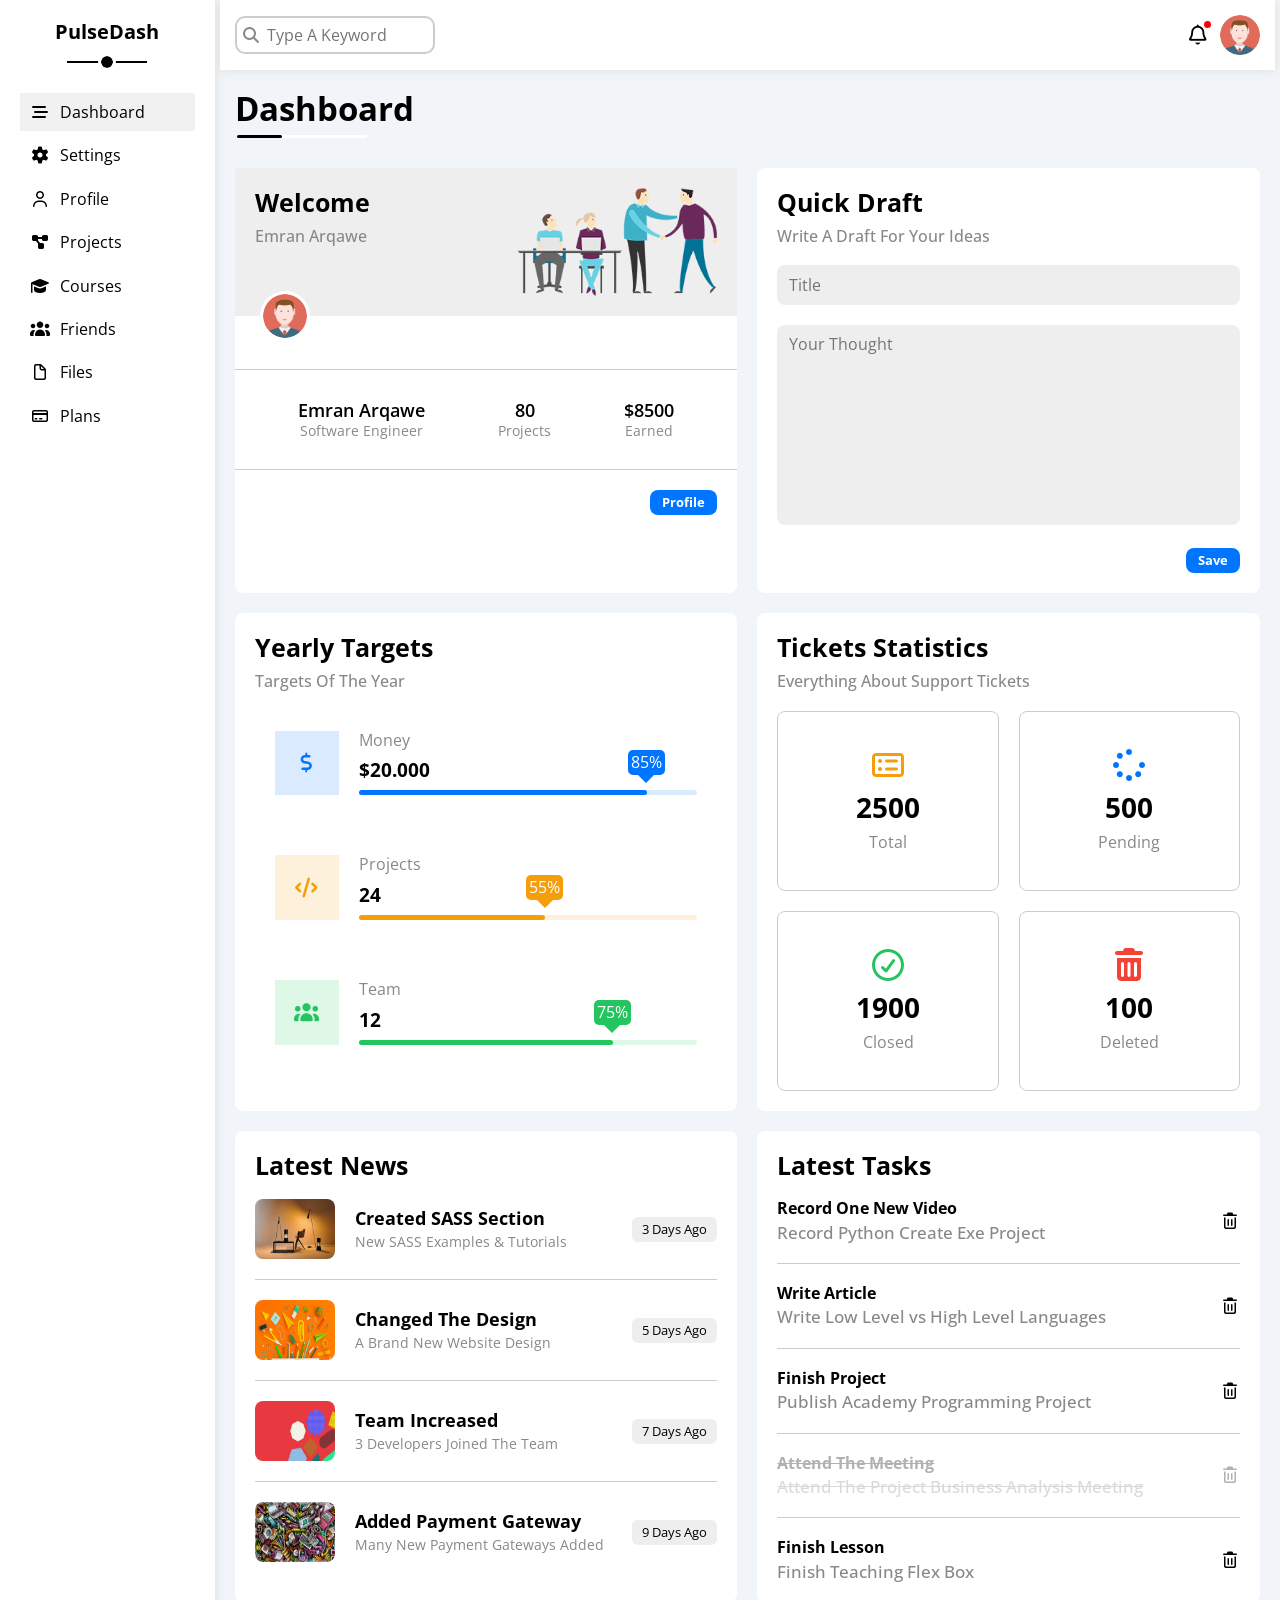
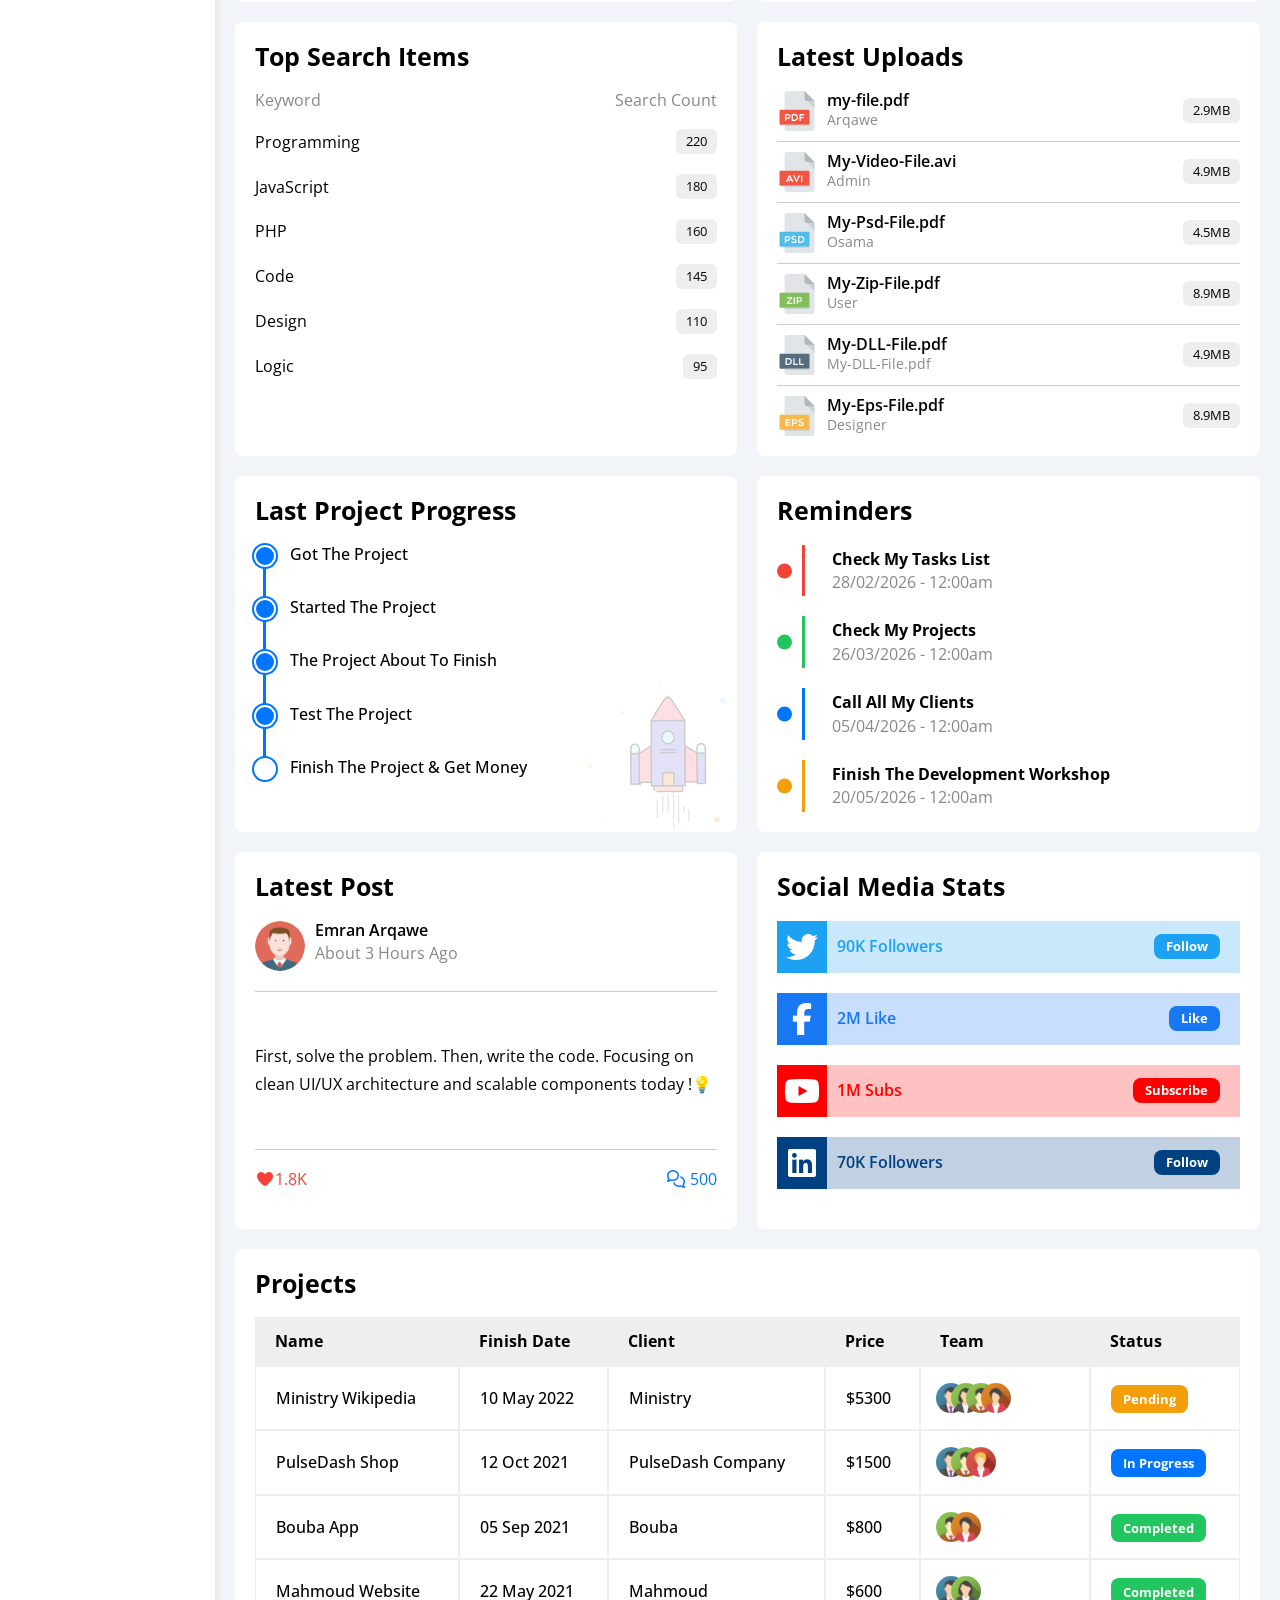
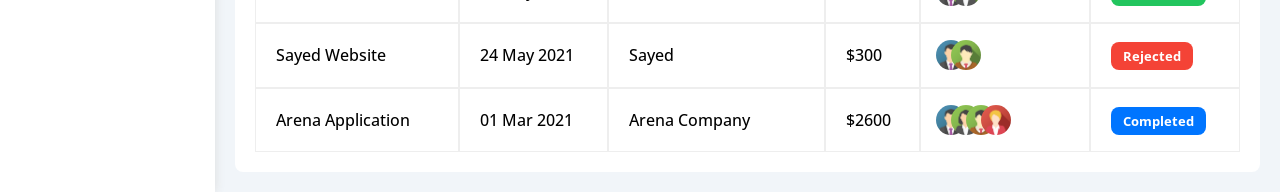
<file: index.html>
<!doctype html>
<html lang="en">
  <head>
    <title>Dashboard</title>
    <meta charset="UTF-8" />
    <meta name="viewport" content="width=device-width, initial-scale=1.0" />
    <link rel="stylesheet" href="css/normalize.css" />
    <link rel="stylesheet" href="css/all.min.css" />
    <link rel="stylesheet" href="css/framework.css" />
    <link rel="stylesheet" href="css/master.css" />
    <link rel="preconnect" href="https://fonts.googleapis.com" />
    <link rel="preconnect" href="https://fonts.gstatic.com" crossorigin />
    <link
      href="https://fonts.googleapis.com/css2?family=Open+Sans:ital,wght@0,300..800;1,300..800&display=swap"
      rel="stylesheet"
    />
  </head>
  <body>
    <div class="page">
      <!-- Start sidebar -->
      <div class="sidebar">
        <h2>PulseDash</h2>
        <ul>
          <li>
            <a href="index.html" class="active"
              ><i class="fa-solid fa-bars-staggered"></i
              ><span>Dashboard</span></a
            >
          </li>
          <li>
            <a href="settings.html"
              ><i class="fa-solid fa-gear"></i><span>Settings</span></a
            >
          </li>
          <li>
            <a href="profile.html"
              ><i class="fa-regular fa-user"></i><span>Profile</span></a
            >
          </li>
          <li>
            <a href="projects.html"
              ><i class="fa-solid fa-diagram-project"></i
              ><span>Projects</span></a
            >
          </li>
          <li>
            <a href="courses.html"
              ><i class="fa-solid fa-graduation-cap"></i><span>Courses</span></a
            >
          </li>
          <li>
            <a href="friends.html"
              ><i class="fa-solid fa-users"></i><span>Friends</span></a
            >
          </li>
          <li>
            <a href="files.html"
              ><i class="fa-regular fa-file"></i><span>Files</span></a
            >
          </li>
          <li>
            <a href="plans.html"
              ><i class="fa-regular fa-credit-card"></i><span>Plans</span></a
            >
          </li>
        </ul>
      </div>
      <!-- End sidebar -->
      <!-- Start content -->
      <div class="content">
        <!-- Start header  -->
        <header>
          <div class="head-1">
            <form action="">
              <input type="text" placeholder="Type A Keyword" />
            </form>
          </div>
          <div class="head-2">
            <i class="fa-regular fa-bell"></i>
            <img src="images/avatar.png" class="br-50" />
          </div>
        </header>
        <!-- End header  -->
        <!-- start section name -->
        <div class="section-name">
          <h2>Dashboard</h2>
          <p>
            <span></span>
          </p>
        </div>
        <!-- end section name -->
        <!-- start dashboard part -->
        <div class="dashboard-part">
          <!-- start page -->
          <div class="profile information">
            <div class="head f-sb">
              <div>
                <p class="text-1 m-text-1">Welcome</p>
                <span class="text-2 m-text-2">Emran Arqawe</span>
              </div>
              <img src="images/welcome.png" alt="" />
            </div>
            <div class="body">
              <img src="images/avatar.png" class="br-50" />
              <div class="container f-se bt bb mb-20 mfd-c">
                <div>
                  <p>Emran Arqawe</p>
                  <span>Software Engineer</span>
                </div>
                <div>
                  <p>80</p>
                  <span>Projects</span>
                </div>
                <div>
                  <p>$8500</p>
                  <span>Earned</span>
                </div>
              </div>
              <a href="profile.html" class="button">Profile</a>
            </div>
          </div>
          <!-- end page -->
          <!-- start page -->
          <div class="quick-draft information">
            <h2 class="text-1 m-text-1">Quick Draft</h2>
            <p class="text-2 m-text-2">Write A Draft For Your Ideas</p>
            <form action="">
              <input type="text" placeholder="Title" class="w-f mb-20" />
              <textarea
                name="Message"
                placeholder="Your Thought"
                class="w-f mb-20"
              ></textarea>
              <input type="submit" value="Save" class="button" />
            </form>
          </div>
          <!-- end page -->
          <!-- start page -->
          <div class="yearly-targets information">
            <h2 class="text-1 m-text-1">Yearly Targets</h2>
            <p class="text-2 m-text-2">Targets Of The Year</p>
            <div class="box d-f mb-20 blue">
              <i class="fa-solid fa-dollar-sign f-center b-blue-alt c-blue"></i>
              <div class="content">
                <p class="mb-10">Money</p>
                <h3 class="mb-10">$20.000</h3>
                <div class="rate b-blue-alt">
                  <p class="b-blue" style="width: 85%">
                    <span class="b-blue c-white">85%</span>
                  </p>
                </div>
              </div>
            </div>
            <div class="box d-f mb-20 orange">
              <i class="fa-solid fa-code f-center b-orange-alt c-orange"></i>
              <div class="content">
                <p class="mb-10">Projects</p>
                <h3 class="mb-10">24</h3>
                <div class="rate b-orange-alt">
                  <p class="rate b-orange" style="width: 55%">
                    <span class="b-orange c-white">55%</span>
                  </p>
                </div>
              </div>
            </div>
            <div class="box d-f mb-20 green">
              <i class="fa-solid fa-users f-center b-green-alt c-green"></i>
              <div class="content">
                <p class="mb-10">Team</p>
                <h3 class="mb-10">12</h3>
                <div class="rate b-green-alt">
                  <p class="b-green" style="width: 75%">
                    <span class="b-green c-white">75%</span>
                  </p>
                </div>
              </div>
            </div>
          </div>
          <!-- end page -->
          <!-- start page -->
          <div class="tickets-statistics information">
            <h2 class="text-1 m-text-1">Tickets Statistics</h2>
            <p class="text-2 m-text-2">Everything About Support Tickets</p>
            <div class="container d-f mb-20">
              <div class="box border information f-center">
                <i
                  class="fa-regular fa-rectangle-list c-orange mb-10 fa-2x"
                ></i>
                <h3 class="mb-10">2500</h3>
                <p>Total</p>
              </div>
              <div class="box border information f-center">
                <i class="fa-solid fa-spinner c-blue mb-10 fa-2x"></i>
                <h3 class="mb-10">500</h3>
                <p>Pending</p>
              </div>
            </div>
            <div class="container d-f">
              <div class="box border information f-center">
                <i class="fa-regular fa-circle-check c-green mb-10 fa-2x"></i>
                <h3 class="mb-10">1900</h3>
                <p>Closed</p>
              </div>
              <div class="box border information f-center">
                <i class="fa-solid fa-trash-can c-red mb-10 fa-2x"></i>
                <h3 class="mb-10">100</h3>
                <p>Deleted</p>
              </div>
            </div>
          </div>
          <!-- end page -->
          <!-- start page -->
          <div class="latest-news information">
            <h2 class="text-1 m-text-1 mb-20">Latest News</h2>
            <div class="box f-sb bb mb-20 pb-20 mfd-c">
              <div class="text d-f mfd-c">
                <img src="images/news-01.png" />
                <div class="mta-c">
                  <h2>Created SASS Section</h2>
                  <p>New SASS Examples & Tutorials</p>
                </div>
              </div>
              <div class="time button-2">3 Days Ago</div>
            </div>
            <div class="box f-sb bb mb-20 pb-20 mfd-c">
              <div class="text d-f mfd-c">
                <img src="images/news-02.png" />
                <div class="mta-c">
                  <h2>Changed The Design</h2>
                  <p>A Brand New Website Design</p>
                </div>
              </div>
              <div class="time button-2">5 Days Ago</div>
            </div>
            <div class="box f-sb bb mb-20 pb-20 mfd-c">
              <div class="text d-f mfd-c">
                <img src="images/news-03.png" alt="" />
                <div class="mta-c">
                  <h2>Team Increased</h2>
                  <p>3 Developers Joined The Team</p>
                </div>
              </div>
              <div class="time button-2">7 Days Ago</div>
            </div>
            <div class="box f-sb mfd-c">
              <div class="text d-f mfd-c">
                <img src="images/news-04.png" alt="" />
                <div class="mta-c">
                  <h2>Added Payment Gateway</h2>
                  <p>Many New Payment Gateways Added</p>
                </div>
              </div>
              <div class="time button-2">9 Days Ago</div>
            </div>
          </div>
          <!-- end page -->
          <!-- start page -->
          <div class="latest-tasks information">
            <h2 class="text-1 m-text-1 mb-20">Latest Tasks</h2>
            <div class="box f-sb pb-20 mb-20 bb">
              <div class="text">
                <p>Record One New Video</p>
                <h3>Record Python Create Exe Project</h3>
              </div>
              <div class="icon"><i class="fa-regular fa-trash-can"></i></div>
            </div>
            <div class="box f-sb pb-20 mb-20 bb">
              <div class="text">
                <p>Write Article</p>
                <h3>Write Low Level vs High Level Languages</h3>
              </div>
              <div class="icon"><i class="fa-regular fa-trash-can"></i></div>
            </div>
            <div class="box f-sb pb-20 mb-20 bb">
              <div class="text">
                <p>Finish Project</p>
                <h3>Publish Academy Programming Project</h3>
              </div>
              <div class="icon"><i class="fa-regular fa-trash-can"></i></div>
            </div>
            <div class="box f-sb pb-20 mb-20 bb">
              <div class="text">
                <p class="opacity line">Attend The Meeting</p>
                <h3 class="opacity line">
                  Attend The Project Business Analysis Meeting
                </h3>
              </div>
              <div class="icon">
                <i class="fa-regular fa-trash-can opacity"></i>
              </div>
            </div>
            <div class="box f-sb">
              <div class="text">
                <p>Finish Lesson</p>
                <h3>Finish Teaching Flex Box</h3>
              </div>
              <div class="icon"><i class="fa-regular fa-trash-can"></i></div>
            </div>
          </div>
          <!-- end page -->
          <!-- start page -->
          <div class="top-search-items information">
            <h2 class="text-1 m-text-1 mb-20">Top Search Items</h2>
            <div class="box f-sb mb-20">
              <p class="important">Keyword</p>
              <p class="important">Search Count</p>
            </div>
            <div class="box f-sb mb-20">
              <p>Programming</p>
              <p class="button-2">220</p>
            </div>
            <div class="box f-sb mb-20">
              <p>JavaScript</p>
              <p class="button-2">180</p>
            </div>
            <div class="box f-sb mb-20">
              <p>PHP</p>
              <p class="button-2">160</p>
            </div>
            <div class="box f-sb mb-20">
              <p>Code</p>
              <p class="button-2">145</p>
            </div>
            <div class="box f-sb mb-20">
              <p>Design</p>
              <p class="button-2">110</p>
            </div>
            <div class="box f-sb">
              <p>Logic</p>
              <p class="button-2">95</p>
            </div>
          </div>
          <!-- end page -->
          <!-- start page -->
          <div class="latest-uploads information">
            <h2 class="text-1 m-text-1 mb-20">Latest Uploads</h2>
            <div class="box f-sb pb-10 mb-10 bb">
              <div class="text d-f">
                <img src="images/pdf.svg" />
                <div>
                  <h3>my-file.pdf</h3>
                  <p>Arqawe</p>
                </div>
              </div>
              <div class="size button-2">2.9MB</div>
            </div>
            <div class="box f-sb pb-10 mb-10 bb">
              <div class="text d-f">
                <img src="images/avi.svg" />
                <div>
                  <h3>My-Video-File.avi</h3>
                  <p>Admin</p>
                </div>
              </div>
              <div class="size button-2">4.9MB</div>
            </div>
            <div class="box f-sb pb-10 mb-10 bb">
              <div class="text d-f">
                <img src="images/psd.svg" />
                <div>
                  <h3>My-Psd-File.pdf</h3>
                  <p>Osama</p>
                </div>
              </div>
              <div class="size button-2">4.5MB</div>
            </div>
            <div class="box f-sb pb-10 mb-10 bb">
              <div class="text d-f">
                <img src="images/zip.svg" />
                <div>
                  <h3>My-Zip-File.pdf</h3>
                  <p>User</p>
                </div>
              </div>
              <div class="size button-2">8.9MB</div>
            </div>
            <div class="box f-sb pb-10 mb-10 bb">
              <div class="text d-f">
                <img src="images/dll.svg" />
                <div>
                  <h3>My-DLL-File.pdf</h3>
                  <p>My-DLL-File.pdf</p>
                </div>
              </div>
              <div class="size button-2">4.9MB</div>
            </div>
            <div class="box f-sb">
              <div class="text d-f">
                <img src="images/eps.svg" />
                <div>
                  <h3>My-Eps-File.pdf</h3>
                  <p>Designer</p>
                </div>
              </div>
              <div class="size button-2">8.9MB</div>
            </div>
          </div>
          <!-- end page -->
          <!-- start page -->
          <div class="last-project-progress information p-r">
            <img src="images/project.png" />
            <h2 class="text-1 m-text-1 mb-20">Last Project Progress</h2>
            <ul class="p-r">
              <li>Got The Project</li>
              <li>Started The Project</li>
              <li>The Project About To Finish</li>
              <li>Test The Project</li>
              <li>Finish The Project & Get Money</li>
            </ul>
          </div>
          <!-- end page -->
          <!-- start page -->
          <div class="reminders information">
            <h2 class="text-1 m-text-1 mb-20">Reminders</h2>
            <div class="box mb-20">
              <h2>Check My Tasks List</h2>
              <p>28/02/2026 - 12:00am</p>
            </div>
            <div class="box mb-20">
              <h2>Check My Projects</h2>
              <p>26/03/2026 - 12:00am</p>
            </div>
            <div class="box mb-20">
              <h2>Call All My Clients</h2>
              <p>05/04/2026 - 12:00am</p>
            </div>
            <div class="box">
              <h2>Finish The Development Workshop</h2>
              <p>20/05/2026 - 12:00am</p>
            </div>
          </div>
          <!-- end page -->
          <!-- start page -->
          <div class="latest-post information">
            <h2 class="text-1 m-text-1 mb-20">Latest Post</h2>
            <div class="text d-f">
              <img src="images/avatar.png" class="br-50" />
              <div>
                <h3>Emran Arqawe</h3>
                <p class="c-grey">About 3 Hours Ago</p>
              </div>
            </div>
            <div class="title bt bb mb-20 mt-20">
              First, solve the problem. Then, write the code. Focusing on clean
              UI/UX architecture and scalable components today !💡
            </div>
            <div class="like f-sb">
              <p class="c-red"><i class="fa-solid fa-heart"></i>1.8K</p>
              <p class="c-blue"><i class="fa-regular fa-comments"></i> 500</p>
            </div>
          </div>
          <!-- end page -->
          <!-- start page -->
          <div class="social-media-stats information">
            <h2 class="text-1 m-text-1 mb-20">Social Media Stats</h2>
            <div class="box d-f mb-20">
              <i class="fa-brands fa-twitter f-center b-twitter fa-2x"></i>
              <div class="f-sb f-1 b-twitter-alt">
                <p class="c-twitter">90K Followers</p>
                <button class="button b-twitter">Follow</button>
              </div>
            </div>

            <div class="box d-f mb-20">
              <i class="fa-brands fa-facebook-f f-center b-facebook fa-2x"></i>
              <div class="f-sb f-1 b-facebook-alt">
                <p class="c-facebook">2M Like</p>
                <button class="button b-facebook">Like</button>
              </div>
            </div>

            <div class="box d-f mb-20">
              <i class="fa-brands fa-youtube f-center b-youtube fa-2x"></i>
              <div class="f-sb f-1 b-youtube-alt">
                <p class="c-youtube">1M Subs</p>
                <button class="button b-youtube">Subscribe</button>
              </div>
            </div>
            <div class="box d-f mb-20">
              <i class="fa-brands fa-linkedin f-center b-linkedin fa-2x"></i>
              <div class="f-sb f-1 b-linkedin-alt">
                <p class="c-linkedin">70K Followers</p>
                <button class="button b-linkedin">Follow</button>
              </div>
            </div>
          </div>
          <!-- end page -->
        </div>
        <!-- end dashboard part -->
        <!-- start projects -->
        <div class="projects information m-20">
          <h2 class="text-1 m-text-1 mb-20">Projects</h2>
          <table>
            <thead>
              <tr>
                <td>Name</td>
                <td>Finish Date</td>
                <td>Client</td>
                <td>Price</td>
                <td>Team</td>
                <td>Status</td>
              </tr>
            </thead>
            <tbody>
              <tr>
                <td>Ministry Wikipedia</td>
                <td>10 May 2022</td>
                <td>Ministry</td>
                <td>$5300</td>
                <td class="images p-r">
                  <img src="images/team-01.png" />
                  <img src="images/team-02.png" />
                  <img src="images/team-03.png" />
                  <img src="images/team-04.png" />
                </td>
                <td><span class="button b-orange">Pending</span></td>
              </tr>
              <tr>
                <td>PulseDash Shop</td>
                <td>12 Oct 2021</td>
                <td>PulseDash Company</td>
                <td>$1500</td>
                <td class="images p-r">
                  <img src="images/team-01.png" />
                  <img src="images/team-03.png" />
                  <img src="images/team-05.png" />
                </td>
                <td><span class="button">In Progress</span></td>
              </tr>
              <tr>
                <td>Bouba App</td>
                <td>05 Sep 2021</td>
                <td>Bouba</td>
                <td>$800</td>
                <td class="images p-r">
                  <img src="images/team-03.png" />
                  <img src="images/team-04.png" />
                </td>
                <td><span class="button b-green">Completed</span></td>
              </tr>
              <tr>
                <td>Mahmoud Website</td>
                <td>22 May 2021</td>
                <td>Mahmoud</td>
                <td>$600</td>
                <td class="images p-r">
                  <img src="images/team-01.png" />
                  <img src="images/team-02.png" />
                </td>
                <td><span class="button b-green">Completed</span></td>
              </tr>
              <tr>
                <td>Sayed Website</td>
                <td>24 May 2021</td>
                <td>Sayed</td>
                <td>$300</td>
                <td class="images p-r">
                  <img src="images/team-01.png" />
                  <img src="images/team-03.png" />
                </td>
                <td><span class="button b-red">Rejected</span></td>
              </tr>
              <tr>
                <td>Arena Application</td>
                <td>01 Mar 2021</td>
                <td>Arena Company</td>
                <td>$2600</td>
                <td class="images p-r">
                  <img src="images/team-01.png" />
                  <img src="images/team-02.png" />
                  <img src="images/team-03.png" />
                  <img src="images/team-05.png" />
                </td>
                <td><span class="button">Completed</span></td>
              </tr>
            </tbody>
          </table>
        </div>
        <!-- end projects -->
      </div>
      <!-- End content -->
    </div>
  </body>
</html>
</file>
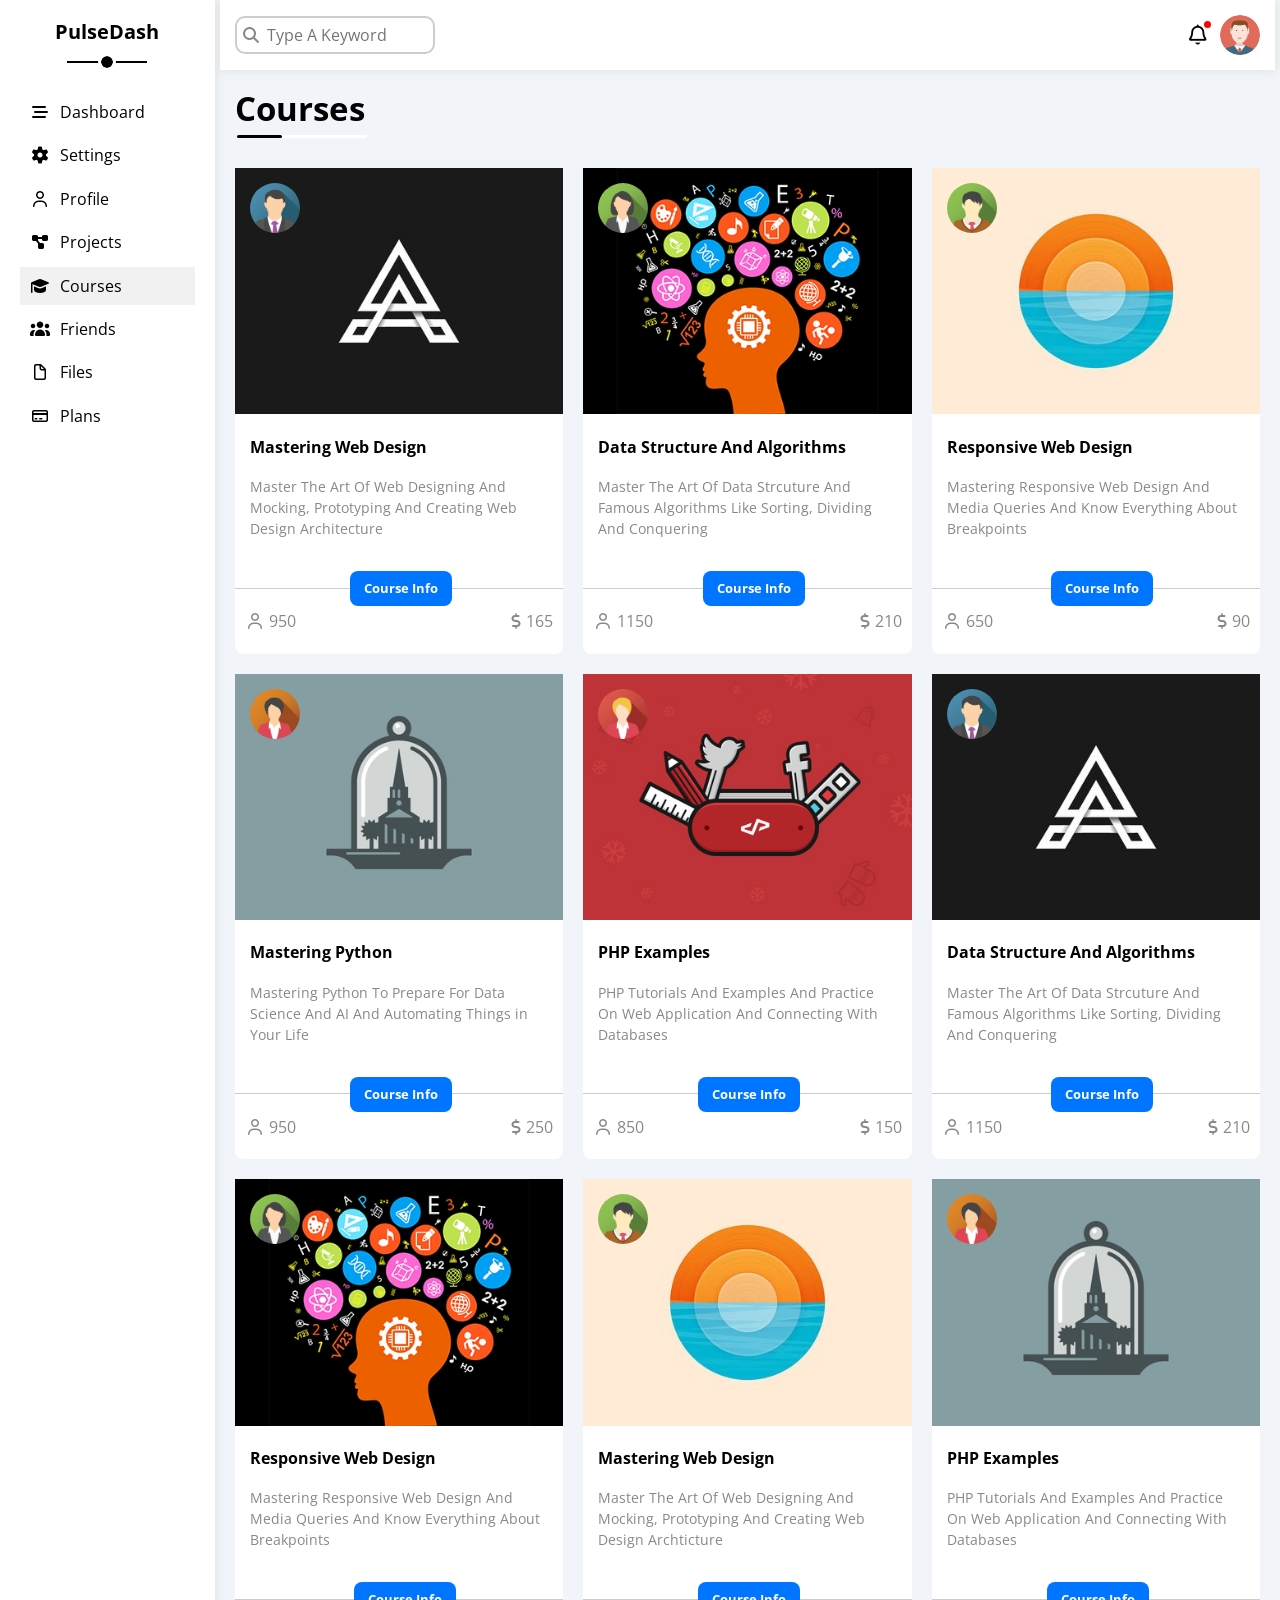
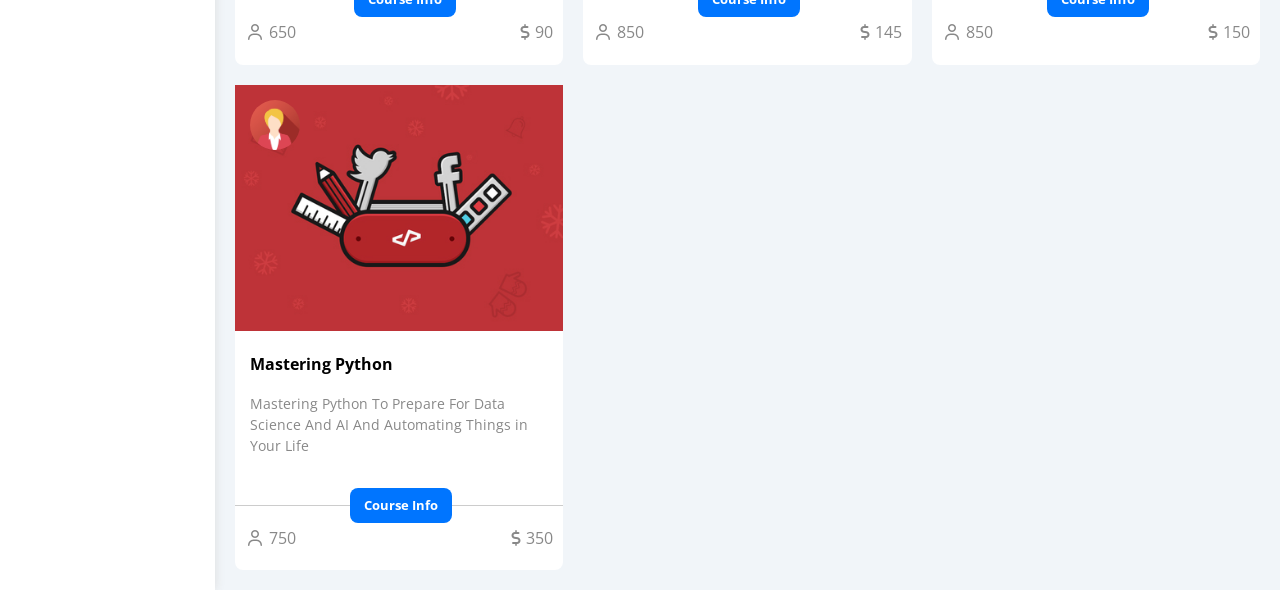
<file: courses.html>
<!doctype html>
<html lang="en">
  <head>
    <title>Courses</title>
    <meta charset="UTF-8" />
    <meta name="viewport" content="width=device-width, initial-scale=1.0" />
    <link rel="stylesheet" href="css/normalize.css" />
    <link rel="stylesheet" href="css/all.min.css" />
    <link rel="stylesheet" href="css/framework.css" />
    <link rel="stylesheet" href="css/master.css" />
    <link rel="preconnect" href="https://fonts.googleapis.com" />
    <link rel="preconnect" href="https://fonts.gstatic.com" crossorigin />
    <link
      href="https://fonts.googleapis.com/css2?family=Open+Sans:ital,wght@0,300..800;1,300..800&display=swap"
      rel="stylesheet"
    />
  </head>
  <body>
    <div class="page">
      <!-- Start sidebar -->
      <div class="sidebar">
        <h2>PulseDash</h2>
        <ul>
          <li>
            <a href="index.html"
              ><i class="fa-solid fa-bars-staggered"></i
              ><span>Dashboard</span></a
            >
          </li>
          <li>
            <a href="settings.html"
              ><i class="fa-solid fa-gear"></i><span>Settings</span></a
            >
          </li>
          <li>
            <a href="profile.html"
              ><i class="fa-regular fa-user"></i><span>Profile</span></a
            >
          </li>
          <li>
            <a href="projects.html"
              ><i class="fa-solid fa-diagram-project"></i
              ><span>Projects</span></a
            >
          </li>
          <li>
            <a href="courses.html" class="active"
              ><i class="fa-solid fa-graduation-cap"></i><span>Courses</span></a
            >
          </li>
          <li>
            <a href="friends.html"
              ><i class="fa-solid fa-users"></i><span>Friends</span></a
            >
          </li>
          <li>
            <a href="files.html"
              ><i class="fa-regular fa-file"></i><span>Files</span></a
            >
          </li>
          <li>
            <a href="plans.html"
              ><i class="fa-regular fa-credit-card"></i><span>Plans</span></a
            >
          </li>
        </ul>
      </div>
      <!-- End sidebar -->
      <!-- Start content -->
      <div class="content">
        <!-- Start header  -->
        <header>
          <div class="head-1">
            <form action="">
              <input type="text" placeholder="Type A Keyword" />
            </form>
          </div>
          <div class="head-2">
            <i class="fa-regular fa-bell"></i>
            <img src="images/avatar.png" class="br-50" />
          </div>
        </header>
        <!-- End header  -->
        <!-- start section name -->
        <div class="section-name">
          <h2>Courses</h2>
          <p>
            <span></span>
          </p>
        </div>
        <!-- end section name -->
        <!-- start courses part -->
        <div class="courses-part">
          <div class="box information p-r">
            <img src="images/team-01.png" class="br-50" />
            <div class="image">
              <img src="images/course-01.jpg" class="w-f" />
            </div>
            <div class="text">
              <h3 class="mb-20 mt-20">Mastering Web Design</h3>
              <p class="c-grey pb-20 mb-20">
                Master The Art Of Web Designing And Mocking, Prototyping And
                Creating Web Design Architecture
              </p>
            </div>
            <div class="group f-sb bt">
              <div>
                <i class="fa-regular fa-user c-grey fa-fw"></i>
                <span class="c-grey">950</span>
              </div>
              <a href="#" class="button info">Course Info</a>
              <div>
                <i class="fa-solid fa-dollar-sign c-grey fa-fw"></i
                ><span class="c-grey">165</span>
              </div>
            </div>
          </div>
          <div class="box information p-r">
            <img src="images/team-02.png" class="br-50" />
            <div class="image">
              <img src="images/course-02.jpg" class="w-f" />
            </div>
            <div class="text">
              <h3 class="mb-20 mt-20">Data Structure And Algorithms</h3>
              <p class="c-grey pb-20 mb-20">
                Master The Art Of Data Strcuture And Famous Algorithms Like
                Sorting, Dividing And Conquering
              </p>
            </div>
            <div class="group f-sb bt">
              <div>
                <i class="fa-regular fa-user c-grey fa-fw"></i>
                <span class="c-grey">1150</span>
              </div>
              <a href="#" class="button info">Course Info</a>
              <div>
                <i class="fa-solid fa-dollar-sign c-grey fa-fw"></i
                ><span class="c-grey">210</span>
              </div>
            </div>
          </div>
          <div class="box information p-r">
            <img src="images/team-03.png" class="br-50" />
            <div class="image">
              <img src="images/course-03.jpg" class="w-f" />
            </div>
            <div class="text">
              <h3 class="mb-20 mt-20">Responsive Web Design</h3>
              <p class="c-grey pb-20 mb-20">
                Mastering Responsive Web Design And Media Queries And Know
                Everything About Breakpoints
              </p>
            </div>
            <div class="group f-sb bt">
              <div>
                <i class="fa-regular fa-user c-grey fa-fw"></i>
                <span class="c-grey">650</span>
              </div>
              <a href="#" class="button info">Course Info</a>
              <div>
                <i class="fa-solid fa-dollar-sign c-grey fa-fw"></i
                ><span class="c-grey">90</span>
              </div>
            </div>
          </div>
          <div class="box information p-r">
            <img src="images/team-04.png" class="br-50" />
            <div class="image">
              <img src="images/course-04.jpg" class="w-f" />
            </div>
            <div class="text">
              <h3 class="mb-20 mt-20">Mastering Python</h3>
              <p class="c-grey pb-20 mb-20">
                Mastering Python To Prepare For Data Science And AI And
                Automating Things in Your Life
              </p>
            </div>
            <div class="group f-sb bt">
              <div>
                <i class="fa-regular fa-user c-grey fa-fw"></i>
                <span class="c-grey">950</span>
              </div>
              <a href="#" class="button info">Course Info</a>
              <div>
                <i class="fa-solid fa-dollar-sign c-grey fa-fw"></i
                ><span class="c-grey">250</span>
              </div>
            </div>
          </div>
          <div class="box information p-r">
            <img src="images/team-05.png" class="br-50" />
            <div class="image">
              <img src="images/course-05.jpg" class="w-f" />
            </div>
            <div class="text">
              <h3 class="mb-20 mt-20">PHP Examples</h3>
              <p class="c-grey pb-20 mb-20">
                PHP Tutorials And Examples And Practice On Web Application And
                Connecting With Databases
              </p>
            </div>
            <div class="group f-sb bt">
              <div>
                <i class="fa-regular fa-user c-grey fa-fw"></i>
                <span class="c-grey">850</span>
              </div>
              <a href="#" class="button info">Course Info</a>
              <div>
                <i class="fa-solid fa-dollar-sign c-grey fa-fw"></i
                ><span class="c-grey">150</span>
              </div>
            </div>
          </div>
          <div class="box information p-r">
            <img src="images/team-01.png" class="br-50" />
            <div class="image">
              <img src="images/course-01.jpg" class="w-f" />
            </div>
            <div class="text">
              <h3 class="mb-20 mt-20">Data Structure And Algorithms</h3>
              <p class="c-grey pb-20 mb-20">
                Master The Art Of Data Strcuture And Famous Algorithms Like
                Sorting, Dividing And Conquering
              </p>
            </div>
            <div class="group f-sb bt">
              <div>
                <i class="fa-regular fa-user c-grey fa-fw"></i>
                <span class="c-grey">1150</span>
              </div>
              <a href="#" class="button info">Course Info</a>
              <div>
                <i class="fa-solid fa-dollar-sign c-grey fa-fw"></i
                ><span class="c-grey">210</span>
              </div>
            </div>
          </div>
          <div class="box information p-r">
            <img src="images/team-02.png" class="br-50" />
            <div class="image">
              <img src="images/course-02.jpg" class="w-f" />
            </div>
            <div class="text">
              <h3 class="mb-20 mt-20">Responsive Web Design</h3>
              <p class="c-grey pb-20 mb-20">
                Mastering Responsive Web Design And Media Queries And Know
                Everything About Breakpoints
              </p>
            </div>
            <div class="group f-sb bt">
              <div>
                <i class="fa-regular fa-user c-grey fa-fw"></i>
                <span class="c-grey">650</span>
              </div>
              <a href="#" class="button info">Course Info</a>
              <div>
                <i class="fa-solid fa-dollar-sign c-grey fa-fw"></i
                ><span class="c-grey">90</span>
              </div>
            </div>
          </div>
          <div class="box information p-r">
            <img src="images/team-03.png" class="br-50" />
            <div class="image">
              <img src="images/course-03.jpg" class="w-f" />
            </div>
            <div class="text">
              <h3 class="mb-20 mt-20">Mastering Web Design</h3>
              <p class="c-grey pb-20 mb-20">
                Master The Art Of Web Designing And Mocking, Prototyping And
                Creating Web Design Archticture
              </p>
            </div>
            <div class="group f-sb bt">
              <div>
                <i class="fa-regular fa-user c-grey fa-fw"></i>
                <span class="c-grey">850</span>
              </div>
              <a href="#" class="button info">Course Info</a>
              <div>
                <i class="fa-solid fa-dollar-sign c-grey fa-fw"></i
                ><span class="c-grey">145</span>
              </div>
            </div>
          </div>
          <div class="box information p-r">
            <img src="images/team-04.png" class="br-50" />
            <div class="image">
              <img src="images/course-04.jpg" class="w-f" />
            </div>
            <div class="text">
              <h3 class="mb-20 mt-20">PHP Examples</h3>
              <p class="c-grey pb-20 mb-20">
                PHP Tutorials And Examples And Practice On Web Application And
                Connecting With Databases
              </p>
            </div>
            <div class="group f-sb bt">
              <div>
                <i class="fa-regular fa-user c-grey fa-fw"></i>
                <span class="c-grey">850</span>
              </div>
              <a href="#" class="button info">Course Info</a>
              <div>
                <i class="fa-solid fa-dollar-sign c-grey fa-fw"></i
                ><span class="c-grey">150</span>
              </div>
            </div>
          </div>
          <div class="box information p-r">
            <img src="images/team-05.png" class="br-50" />
            <div class="image">
              <img src="images/course-05.jpg" class="w-f" />
            </div>
            <div class="text">
              <h3 class="mb-20 mt-20">Mastering Python</h3>
              <p class="c-grey pb-20 mb-20">
                Mastering Python To Prepare For Data Science And AI And
                Automating Things in Your Life
              </p>
            </div>
            <div class="group f-sb bt">
              <div>
                <i class="fa-regular fa-user c-grey fa-fw"></i>
                <span class="c-grey">750</span>
              </div>
              <a href="#" class="button info">Course Info</a>
              <div>
                <i class="fa-solid fa-dollar-sign c-grey fa-fw"></i
                ><span class="c-grey">350</span>
              </div>
            </div>
          </div>
        </div>
        <!-- end courses part -->
      </div>
      <!-- End content -->
    </div>
  </body>
</html>
</file>
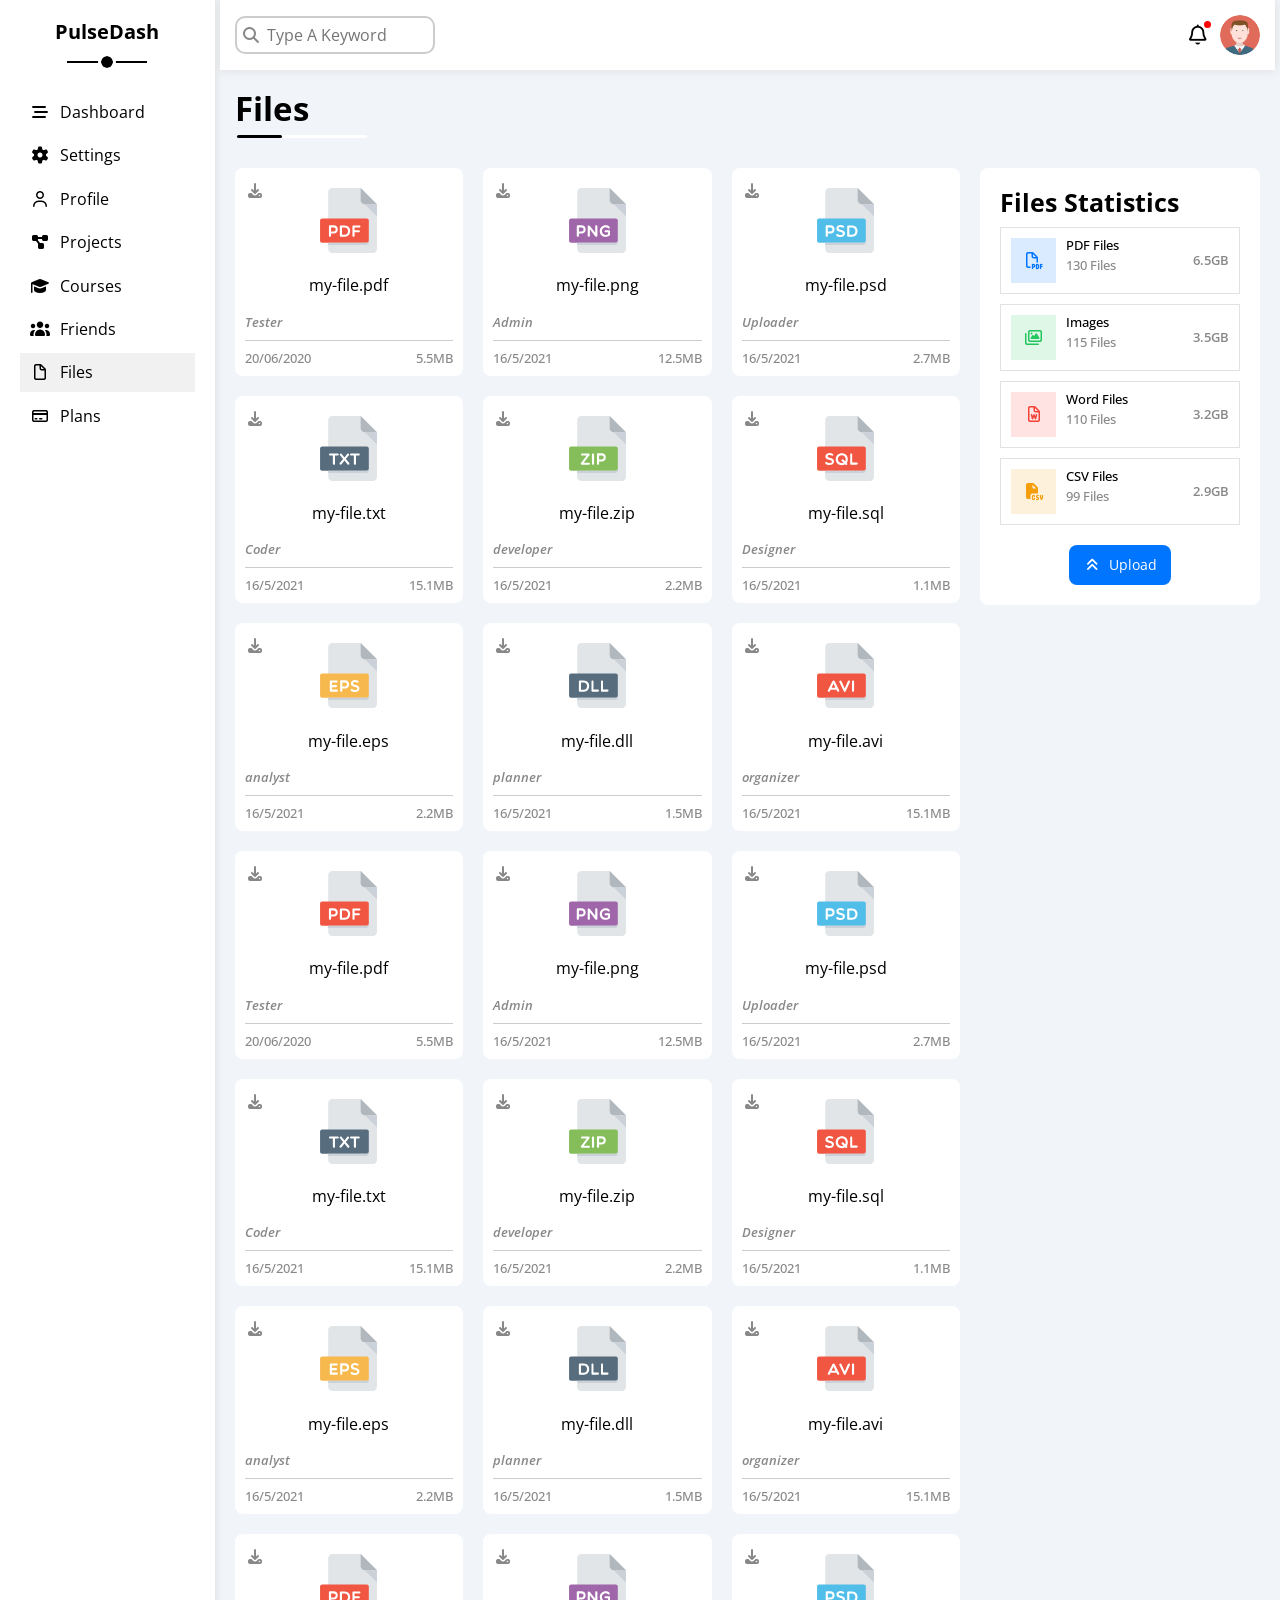
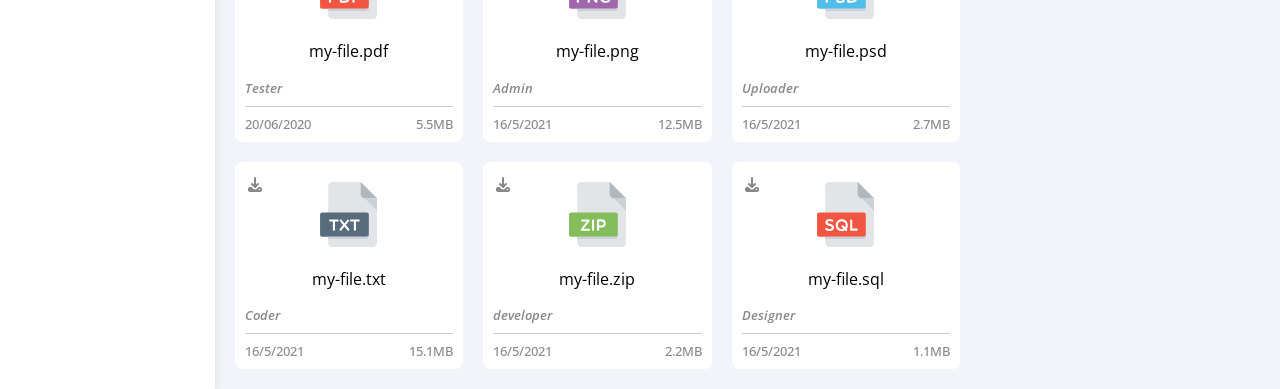
<file: files.html>
<!doctype html>
<html lang="en">
  <head>
    <title>Files</title>
    <meta charset="UTF-8" />
    <meta name="viewport" content="width=device-width, initial-scale=1.0" />
    <link rel="stylesheet" href="css/normalize.css" />
    <link rel="stylesheet" href="css/all.min.css" />
    <link rel="stylesheet" href="css/framework.css" />
    <link rel="stylesheet" href="css/master.css" />
    <link rel="preconnect" href="https://fonts.googleapis.com" />
    <link rel="preconnect" href="https://fonts.gstatic.com" crossorigin />
    <link
      href="https://fonts.googleapis.com/css2?family=Open+Sans:ital,wght@0,300..800;1,300..800&display=swap"
      rel="stylesheet"
    />
  </head>
  <body>
    <div class="page">
      <!-- Start sidebar -->
      <div class="sidebar">
        <h2>PulseDash</h2>
        <ul>
          <li>
            <a href="index.html"
              ><i class="fa-solid fa-bars-staggered"></i
              ><span>Dashboard</span></a
            >
          </li>
          <li>
            <a href="settings.html"
              ><i class="fa-solid fa-gear"></i><span>Settings</span></a
            >
          </li>
          <li>
            <a href="profile.html"
              ><i class="fa-regular fa-user"></i><span>Profile</span></a
            >
          </li>
          <li>
            <a href="projects.html"
              ><i class="fa-solid fa-diagram-project"></i
              ><span>Projects</span></a
            >
          </li>
          <li>
            <a href="courses.html"
              ><i class="fa-solid fa-graduation-cap"></i><span>Courses</span></a
            >
          </li>
          <li>
            <a href="friends.html"
              ><i class="fa-solid fa-users"></i><span>Friends</span></a
            >
          </li>
          <li>
            <a href="files.html" class="active"
              ><i class="fa-regular fa-file"></i><span>Files</span></a
            >
          </li>
          <li>
            <a href="plans.html"
              ><i class="fa-regular fa-credit-card"></i><span>Plans</span></a
            >
          </li>
        </ul>
      </div>
      <!-- End sidebar -->
      <!-- Start content -->
      <div class="content">
        <!-- Start header  -->
        <header>
          <div class="head-1">
            <form action="">
              <input type="text" placeholder="Type A Keyword" />
            </form>
          </div>
          <div class="head-2">
            <i class="fa-regular fa-bell"></i>
            <img src="images/avatar.png" class="br-50" />
          </div>
        </header>
        <!-- End header  -->
        <!-- start section name -->
        <div class="section-name">
          <h2>Files</h2>
          <p>
            <span></span>
          </p>
        </div>
        <!-- end section name -->
        <!-- start Files part -->
        <div class="files-part d-f">
          <div class="files">
            <div class="box information p-r">
              <i class="fa-solid fa-download fa-fw c-grey"></i>
              <div class="image">
                <img src="images/pdf.svg" class="mb-20" />
                <p>my-file.pdf</p>
              </div>
              <div class="bb pb-10 title mt-20">
                <p class="c-grey">Tester</p>
              </div>
              <div class="footer mt-10 f-sb">
                <p class="c-grey">20/06/2020</p>
                <p class="c-grey">5.5MB</p>
              </div>
            </div>
            <div class="box information p-r">
              <i class="fa-solid fa-download fa-fw c-grey"></i>
              <div class="image">
                <img src="images/png.svg" class="mb-20" />
                <p>my-file.png</p>
              </div>
              <div class="bb pb-10 title mt-20">
                <p class="c-grey">Admin</p>
              </div>
              <div class="footer mt-10 f-sb">
                <p class="c-grey">16/5/2021</p>
                <p class="c-grey">12.5MB</p>
              </div>
            </div>
            <div class="box information p-r">
              <i class="fa-solid fa-download fa-fw c-grey"></i>
              <div class="image">
                <img src="images/psd.svg" class="mb-20" />
                <p>my-file.psd</p>
              </div>
              <div class="bb pb-10 title mt-20">
                <p class="c-grey">Uploader</p>
              </div>
              <div class="footer mt-10 f-sb">
                <p class="c-grey">16/5/2021</p>
                <p class="c-grey">2.7MB</p>
              </div>
            </div>
            <div class="box information p-r">
              <i class="fa-solid fa-download fa-fw c-grey"></i>
              <div class="image">
                <img src="images/txt.svg" class="mb-20" />
                <p>my-file.txt</p>
              </div>
              <div class="bb pb-10 title mt-20">
                <p class="c-grey">Coder</p>
              </div>
              <div class="footer mt-10 f-sb">
                <p class="c-grey">16/5/2021</p>
                <p class="c-grey">15.1MB</p>
              </div>
            </div>
            <div class="box information p-r">
              <i class="fa-solid fa-download fa-fw c-grey"></i>
              <div class="image">
                <img src="images/zip.svg" class="mb-20" />
                <p>my-file.zip</p>
              </div>
              <div class="bb pb-10 title mt-20">
                <p class="c-grey">developer</p>
              </div>
              <div class="footer mt-10 f-sb">
                <p class="c-grey">16/5/2021</p>
                <p class="c-grey">2.2MB</p>
              </div>
            </div>
            <div class="box information p-r">
              <i class="fa-solid fa-download fa-fw c-grey"></i>
              <div class="image">
                <img src="images/sql.svg" class="mb-20" />
                <p>my-file.sql</p>
              </div>
              <div class="bb pb-10 title mt-20">
                <p class="c-grey">Designer</p>
              </div>
              <div class="footer mt-10 f-sb">
                <p class="c-grey">16/5/2021</p>
                <p class="c-grey">1.1MB</p>
              </div>
            </div>
            <div class="box information p-r">
              <i class="fa-solid fa-download fa-fw c-grey"></i>
              <div class="image">
                <img src="images/eps.svg" class="mb-20" />
                <p>my-file.eps</p>
              </div>
              <div class="bb pb-10 title mt-20">
                <p class="c-grey">analyst</p>
              </div>
              <div class="footer mt-10 f-sb">
                <p class="c-grey">16/5/2021</p>
                <p class="c-grey">2.2MB</p>
              </div>
            </div>
            <div class="box information p-r">
              <i class="fa-solid fa-download fa-fw c-grey"></i>
              <div class="image">
                <img src="images/dll.svg" class="mb-20" />
                <p>my-file.dll</p>
              </div>
              <div class="bb pb-10 title mt-20">
                <p class="c-grey">planner</p>
              </div>
              <div class="footer mt-10 f-sb">
                <p class="c-grey">16/5/2021</p>
                <p class="c-grey">1.5MB</p>
              </div>
            </div>
            <div class="box information p-r">
              <i class="fa-solid fa-download fa-fw c-grey"></i>
              <div class="image">
                <img src="images/avi.svg" class="mb-20" />
                <p>my-file.avi</p>
              </div>
              <div class="bb pb-10 title mt-20">
                <p class="c-grey">organizer</p>
              </div>
              <div class="footer mt-10 f-sb">
                <p class="c-grey">16/5/2021</p>
                <p class="c-grey">15.1MB</p>
              </div>
            </div>
            <div class="box information p-r">
              <i class="fa-solid fa-download fa-fw c-grey"></i>
              <div class="image">
                <img src="images/pdf.svg" class="mb-20" />
                <p>my-file.pdf</p>
              </div>
              <div class="bb pb-10 title mt-20">
                <p class="c-grey">Tester</p>
              </div>
              <div class="footer mt-10 f-sb">
                <p class="c-grey">20/06/2020</p>
                <p class="c-grey">5.5MB</p>
              </div>
            </div>
            <div class="box information p-r">
              <i class="fa-solid fa-download fa-fw c-grey"></i>
              <div class="image">
                <img src="images/png.svg" class="mb-20" />
                <p>my-file.png</p>
              </div>
              <div class="bb pb-10 title mt-20">
                <p class="c-grey">Admin</p>
              </div>
              <div class="footer mt-10 f-sb">
                <p class="c-grey">16/5/2021</p>
                <p class="c-grey">12.5MB</p>
              </div>
            </div>
            <div class="box information p-r">
              <i class="fa-solid fa-download fa-fw c-grey"></i>
              <div class="image">
                <img src="images/psd.svg" class="mb-20" />
                <p>my-file.psd</p>
              </div>
              <div class="bb pb-10 title mt-20">
                <p class="c-grey">Uploader</p>
              </div>
              <div class="footer mt-10 f-sb">
                <p class="c-grey">16/5/2021</p>
                <p class="c-grey">2.7MB</p>
              </div>
            </div>
            <div class="box information p-r">
              <i class="fa-solid fa-download fa-fw c-grey"></i>
              <div class="image">
                <img src="images/txt.svg" class="mb-20" />
                <p>my-file.txt</p>
              </div>
              <div class="bb pb-10 title mt-20">
                <p class="c-grey">Coder</p>
              </div>
              <div class="footer mt-10 f-sb">
                <p class="c-grey">16/5/2021</p>
                <p class="c-grey">15.1MB</p>
              </div>
            </div>
            <div class="box information p-r">
              <i class="fa-solid fa-download fa-fw c-grey"></i>
              <div class="image">
                <img src="images/zip.svg" class="mb-20" />
                <p>my-file.zip</p>
              </div>
              <div class="bb pb-10 title mt-20">
                <p class="c-grey">developer</p>
              </div>
              <div class="footer mt-10 f-sb">
                <p class="c-grey">16/5/2021</p>
                <p class="c-grey">2.2MB</p>
              </div>
            </div>
            <div class="box information p-r">
              <i class="fa-solid fa-download fa-fw c-grey"></i>
              <div class="image">
                <img src="images/sql.svg" class="mb-20" />
                <p>my-file.sql</p>
              </div>
              <div class="bb pb-10 title mt-20">
                <p class="c-grey">Designer</p>
              </div>
              <div class="footer mt-10 f-sb">
                <p class="c-grey">16/5/2021</p>
                <p class="c-grey">1.1MB</p>
              </div>
            </div>
            <div class="box information p-r">
              <i class="fa-solid fa-download fa-fw c-grey"></i>
              <div class="image">
                <img src="images/eps.svg" class="mb-20" />
                <p>my-file.eps</p>
              </div>
              <div class="bb pb-10 title mt-20">
                <p class="c-grey">analyst</p>
              </div>
              <div class="footer mt-10 f-sb">
                <p class="c-grey">16/5/2021</p>
                <p class="c-grey">2.2MB</p>
              </div>
            </div>
            <div class="box information p-r">
              <i class="fa-solid fa-download fa-fw c-grey"></i>
              <div class="image">
                <img src="images/dll.svg" class="mb-20" />
                <p>my-file.dll</p>
              </div>
              <div class="bb pb-10 title mt-20">
                <p class="c-grey">planner</p>
              </div>
              <div class="footer mt-10 f-sb">
                <p class="c-grey">16/5/2021</p>
                <p class="c-grey">1.5MB</p>
              </div>
            </div>
            <div class="box information p-r">
              <i class="fa-solid fa-download fa-fw c-grey"></i>
              <div class="image">
                <img src="images/avi.svg" class="mb-20" />
                <p>my-file.avi</p>
              </div>
              <div class="bb pb-10 title mt-20">
                <p class="c-grey">organizer</p>
              </div>
              <div class="footer mt-10 f-sb">
                <p class="c-grey">16/5/2021</p>
                <p class="c-grey">15.1MB</p>
              </div>
            </div>
            <div class="box information p-r">
              <i class="fa-solid fa-download fa-fw c-grey"></i>
              <div class="image">
                <img src="images/pdf.svg" class="mb-20" />
                <p>my-file.pdf</p>
              </div>
              <div class="bb pb-10 title mt-20">
                <p class="c-grey">Tester</p>
              </div>
              <div class="footer mt-10 f-sb">
                <p class="c-grey">20/06/2020</p>
                <p class="c-grey">5.5MB</p>
              </div>
            </div>
            <div class="box information p-r">
              <i class="fa-solid fa-download fa-fw c-grey"></i>
              <div class="image">
                <img src="images/png.svg" class="mb-20" />
                <p>my-file.png</p>
              </div>
              <div class="bb pb-10 title mt-20">
                <p class="c-grey">Admin</p>
              </div>
              <div class="footer mt-10 f-sb">
                <p class="c-grey">16/5/2021</p>
                <p class="c-grey">12.5MB</p>
              </div>
            </div>
            <div class="box information p-r">
              <i class="fa-solid fa-download fa-fw c-grey"></i>
              <div class="image">
                <img src="images/psd.svg" class="mb-20" />
                <p>my-file.psd</p>
              </div>
              <div class="bb pb-10 title mt-20">
                <p class="c-grey">Uploader</p>
              </div>
              <div class="footer mt-10 f-sb">
                <p class="c-grey">16/5/2021</p>
                <p class="c-grey">2.7MB</p>
              </div>
            </div>
            <div class="box information p-r">
              <i class="fa-solid fa-download fa-fw c-grey"></i>
              <div class="image">
                <img src="images/txt.svg" class="mb-20" />
                <p>my-file.txt</p>
              </div>
              <div class="bb pb-10 title mt-20">
                <p class="c-grey">Coder</p>
              </div>
              <div class="footer mt-10 f-sb">
                <p class="c-grey">16/5/2021</p>
                <p class="c-grey">15.1MB</p>
              </div>
            </div>
            <div class="box information p-r">
              <i class="fa-solid fa-download fa-fw c-grey"></i>
              <div class="image">
                <img src="images/zip.svg" class="mb-20" />
                <p>my-file.zip</p>
              </div>
              <div class="bb pb-10 title mt-20">
                <p class="c-grey">developer</p>
              </div>
              <div class="footer mt-10 f-sb">
                <p class="c-grey">16/5/2021</p>
                <p class="c-grey">2.2MB</p>
              </div>
            </div>
            <div class="box information p-r">
              <i class="fa-solid fa-download fa-fw c-grey"></i>
              <div class="image">
                <img src="images/sql.svg" class="mb-20" />
                <p>my-file.sql</p>
              </div>
              <div class="bb pb-10 title mt-20">
                <p class="c-grey">Designer</p>
              </div>
              <div class="footer mt-10 f-sb">
                <p class="c-grey">16/5/2021</p>
                <p class="c-grey">1.1MB</p>
              </div>
            </div>
          </div>
          <div class="statistics information">
            <h2 class="text-1 m-text-1">Files Statistics</h2>
            <div class="box f-sb">
              <div class="icon d-f">
                <i
                  class="fa-regular fa-file-pdf c-blue b-blue-alt f-center"
                ></i>
                <div>
                  <p class="mb-5">PDF Files</p>
                  <p class="c-grey">130 Files</p>
                </div>
              </div>
              <div class="footer"><p class="c-grey">6.5GB</p></div>
            </div>
            <div class="box f-sb">
              <div class="icon d-f">
                <i
                  class="fa-regular fa-images c-green b-green-alt f-center"
                ></i>
                <div>
                  <p class="mb-5">Images</p>
                  <p class="c-grey">115 Files</p>
                </div>
              </div>
              <div class="footer"><p class="c-grey">3.5GB</p></div>
            </div>
            <div class="box f-sb">
              <div class="icon d-f">
                <i class="fa-regular fa-file-word c-red b-red-alt f-center"></i>
                <div>
                  <p class="mb-5">Word Files</p>
                  <p class="c-grey">110 Files</p>
                </div>
              </div>
              <div class="footer"><p class="c-grey">3.2GB</p></div>
            </div>
            <div class="box f-sb">
              <div class="icon d-f">
                <i
                  class="fa-solid fa-file-csv c-orange b-orange-alt f-center"
                ></i>
                <div>
                  <p class="mb-5">CSV Files</p>
                  <p class="c-grey">99 Files</p>
                </div>
              </div>
              <div class="footer"><p class="c-grey">2.9GB</p></div>
            </div>
            <div class="upload">
              <button class="b-blue c-white">
                <span><i class="fa-solid fa-angles-up"></i></span>Upload
              </button>
            </div>
          </div>
        </div>
        <!-- end Files part  -->
      </div>
      <!-- End content -->
    </div>
  </body>
</html>
</file>
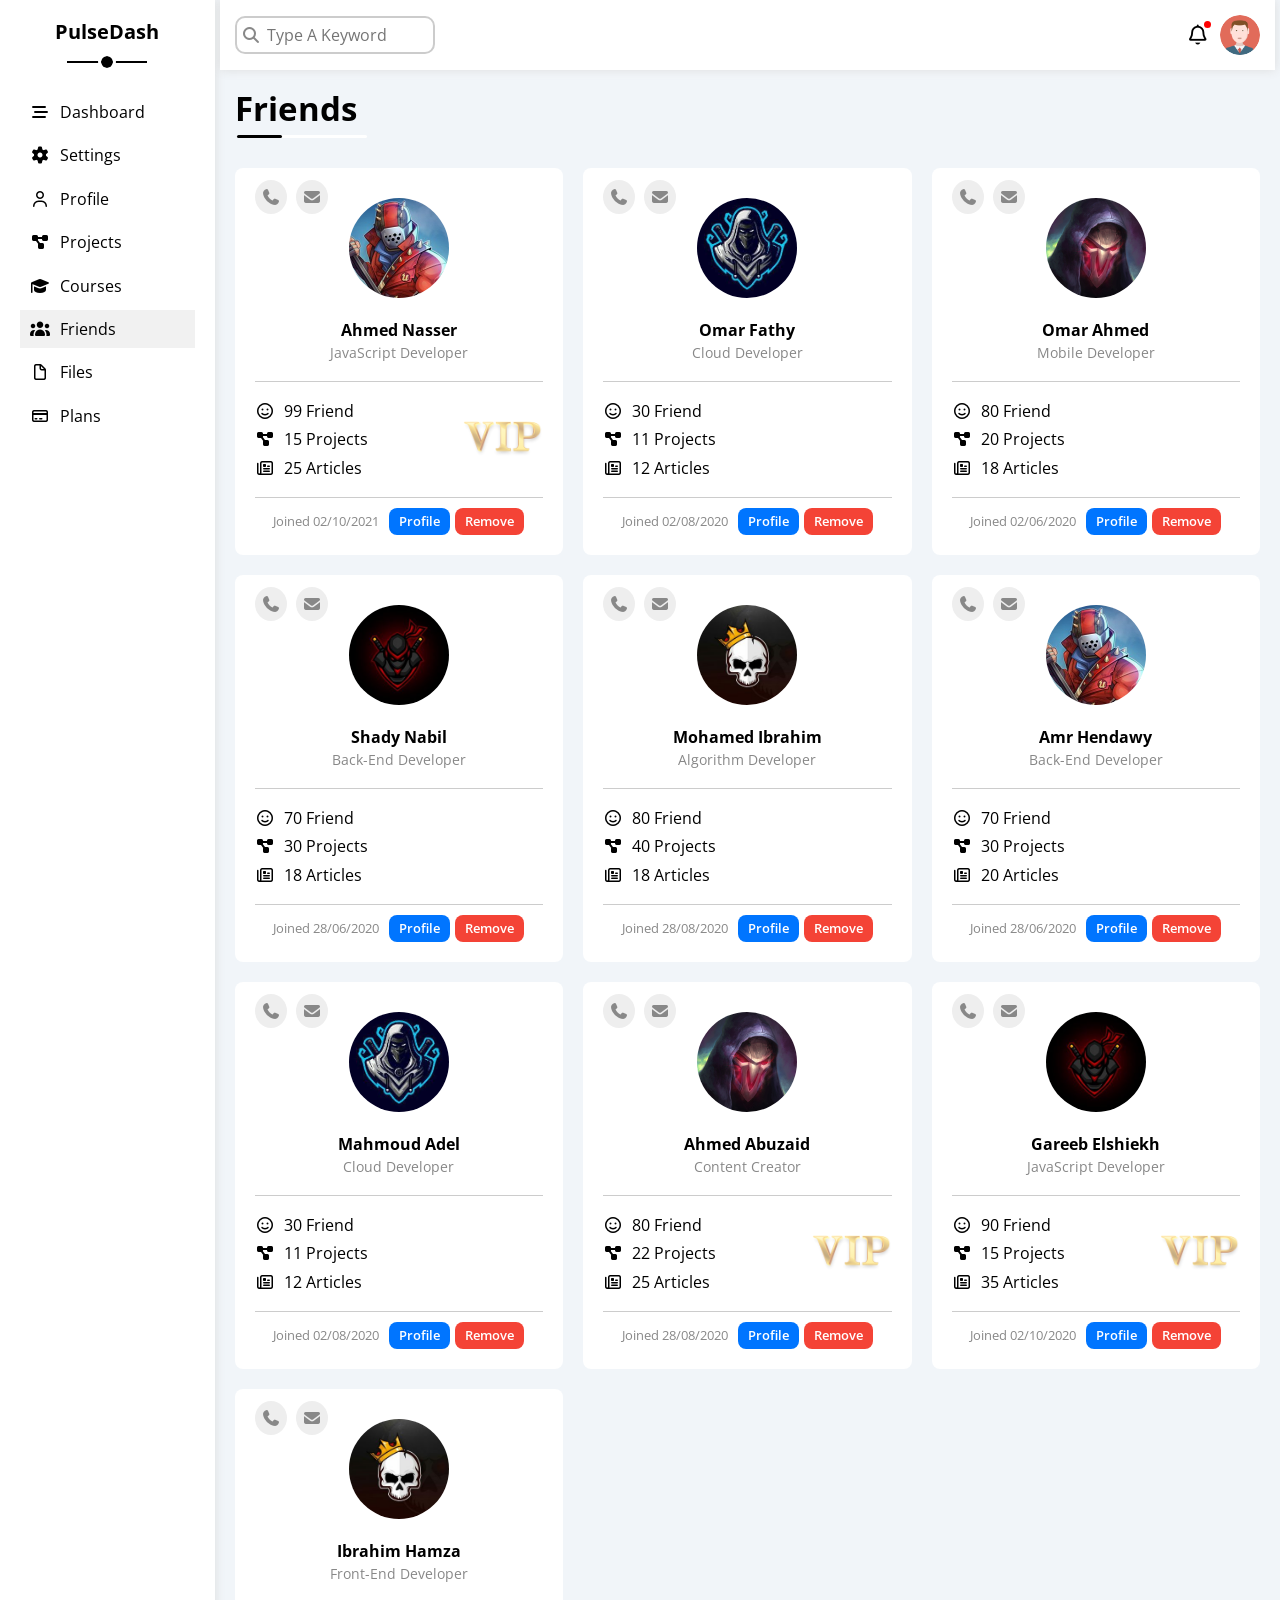
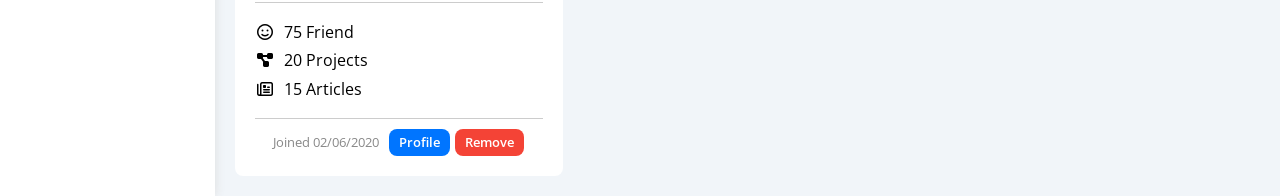
<file: friends.html>
<!doctype html>
<html lang="en">
  <head>
    <title>Friends</title>
    <meta charset="UTF-8" />
    <meta name="viewport" content="width=device-width, initial-scale=1.0" />
    <link rel="stylesheet" href="css/normalize.css" />
    <link rel="stylesheet" href="css/all.min.css" />
    <link rel="stylesheet" href="css/framework.css" />
    <link rel="stylesheet" href="css/master.css" />
    <link rel="preconnect" href="https://fonts.googleapis.com" />
    <link rel="preconnect" href="https://fonts.gstatic.com" crossorigin />
    <link
      href="https://fonts.googleapis.com/css2?family=Open+Sans:ital,wght@0,300..800;1,300..800&display=swap"
      rel="stylesheet"
    />
  </head>
  <body>
    <div class="page">
      <!-- Start sidebar -->
      <div class="sidebar">
        <h2>PulseDash</h2>
        <ul>
          <li>
            <a href="index.html"
              ><i class="fa-solid fa-bars-staggered"></i
              ><span>Dashboard</span></a
            >
          </li>
          <li>
            <a href="settings.html"
              ><i class="fa-solid fa-gear"></i><span>Settings</span></a
            >
          </li>
          <li>
            <a href="profile.html"
              ><i class="fa-regular fa-user"></i><span>Profile</span></a
            >
          </li>
          <li>
            <a href="projects.html"
              ><i class="fa-solid fa-diagram-project"></i
              ><span>Projects</span></a
            >
          </li>
          <li>
            <a href="courses.html"
              ><i class="fa-solid fa-graduation-cap"></i><span>Courses</span></a
            >
          </li>
          <li>
            <a href="friends.html" class="active"
              ><i class="fa-solid fa-users"></i><span>Friends</span></a
            >
          </li>
          <li>
            <a href="files.html"
              ><i class="fa-regular fa-file"></i><span>Files</span></a
            >
          </li>
          <li>
            <a href="plans.html"
              ><i class="fa-regular fa-credit-card"></i><span>Plans</span></a
            >
          </li>
        </ul>
      </div>
      <!-- End sidebar -->
      <!-- Start content -->
      <div class="content">
        <!-- Start header  -->
        <header>
          <div class="head-1">
            <form action="">
              <input type="text" placeholder="Type A Keyword" />
            </form>
          </div>
          <div class="head-2">
            <i class="fa-regular fa-bell"></i>
            <img src="images/avatar.png" class="br-50" />
          </div>
        </header>
        <!-- End header  -->
        <!-- start section name -->
        <div class="section-name">
          <h2>Friends</h2>
          <p>
            <span></span>
          </p>
        </div>
        <!-- end section name -->
        <!-- start friends part -->
        <div class="friends-part">
          <div class="box information p-r">
            <div class="communication">
              <a href="#" class="br-50"
                ><i class="fa-solid fa-phone fa-fw c-grey"></i
              ></a>
              <a href="#" class="br-50"
                ><i class="fa-solid fa-envelope fa-fw c-grey"></i
              ></a>
            </div>
            <div class="image mt-10">
              <img src="images/friend-01.jpg" class="br-50 mb-20" />
              <h3 class="mb-5">Ahmed Nasser</h3>
              <p class="c-grey mb-20">JavaScript Developer</p>
            </div>
            <div class="text pt-20 pb-20 bt bb p-r">
              <img src="images/vip.png" />
              <div class="mb-10">
                <i class="fa-regular fa-face-smile"></i>
                <span>99 Friend</span>
              </div>
              <div class="mb-10">
                <i class="fa-solid fa-diagram-project"></i>
                <span>15 Projects</span>
              </div>
              <div>
                <i class="fa-regular fa-newspaper"></i>
                <span>25 Articles</span>
              </div>
            </div>
            <div class="footer f-center mt-10">
              <p class="c-grey">Joined 02/10/2021</p>
              <div class="d-f">
                <a href="profile.html" class="button f-center">Profile</a>
                <a href="#" class="button f-center b-red">Remove</a>
              </div>
            </div>
          </div>
          <div class="box information p-r">
            <div class="communication">
              <a href="#" class="br-50"
                ><i class="fa-solid fa-phone fa-fw c-grey"></i
              ></a>
              <a href="#" class="br-50"
                ><i class="fa-solid fa-envelope fa-fw c-grey"></i
              ></a>
            </div>
            <div class="image mt-10">
              <img src="images/friend-02.jpg" class="br-50 mb-20" />
              <h3 class="mb-5">Omar Fathy</h3>
              <p class="c-grey mb-20">Cloud Developer</p>
            </div>
            <div class="text pt-20 pb-20 bt bb p-r">
              <div class="mb-10">
                <i class="fa-regular fa-face-smile"></i>
                <span>30 Friend</span>
              </div>
              <div class="mb-10">
                <i class="fa-solid fa-diagram-project"></i>
                <span>11 Projects</span>
              </div>
              <div>
                <i class="fa-regular fa-newspaper"></i>
                <span>12 Articles</span>
              </div>
            </div>
            <div class="footer f-center mt-10">
              <p class="c-grey">Joined 02/08/2020</p>
              <div class="d-f">
                <a href="profile.html" class="button f-center">Profile</a>
                <a href="#" class="button f-center b-red">Remove</a>
              </div>
            </div>
          </div>
          <div class="box information p-r">
            <div class="communication">
              <a href="#" class="br-50"
                ><i class="fa-solid fa-phone fa-fw c-grey"></i
              ></a>
              <a href="#" class="br-50"
                ><i class="fa-solid fa-envelope fa-fw c-grey"></i
              ></a>
            </div>
            <div class="image mt-10">
              <img src="images/friend-03.jpg" class="br-50 mb-20" />
              <h3 class="mb-5">Omar Ahmed</h3>
              <p class="c-grey mb-20">Mobile Developer</p>
            </div>
            <div class="text pt-20 pb-20 bt bb p-r">
              <div class="mb-10">
                <i class="fa-regular fa-face-smile"></i>
                <span>80 Friend</span>
              </div>
              <div class="mb-10">
                <i class="fa-solid fa-diagram-project"></i>
                <span>20 Projects</span>
              </div>
              <div>
                <i class="fa-regular fa-newspaper"></i>
                <span>18 Articles</span>
              </div>
            </div>
            <div class="footer f-center mt-10">
              <p class="c-grey">Joined 02/06/2020</p>
              <div class="d-f">
                <a href="profile.html" class="button f-center">Profile</a>
                <a href="#" class="button f-center b-red">Remove</a>
              </div>
            </div>
          </div>
          <div class="box information p-r">
            <div class="communication">
              <a href="#" class="br-50"
                ><i class="fa-solid fa-phone fa-fw c-grey"></i
              ></a>
              <a href="#" class="br-50"
                ><i class="fa-solid fa-envelope fa-fw c-grey"></i
              ></a>
            </div>
            <div class="image mt-10">
              <img src="images/friend-04.jpg" class="br-50 mb-20" />
              <h3 class="mb-5">Shady Nabil</h3>
              <p class="c-grey mb-20">Back-End Developer</p>
            </div>
            <div class="text pt-20 pb-20 bt bb p-r">
              <div class="mb-10">
                <i class="fa-regular fa-face-smile"></i>
                <span>70 Friend</span>
              </div>
              <div class="mb-10">
                <i class="fa-solid fa-diagram-project"></i>
                <span>30 Projects</span>
              </div>
              <div>
                <i class="fa-regular fa-newspaper"></i>
                <span>18 Articles</span>
              </div>
            </div>
            <div class="footer f-center mt-10">
              <p class="c-grey">Joined 28/06/2020</p>
              <div class="d-f">
                <a href="profile.html" class="button f-center">Profile</a>
                <a href="#" class="button f-center b-red">Remove</a>
              </div>
            </div>
          </div>
          <div class="box information p-r">
            <div class="communication">
              <a href="#" class="br-50"
                ><i class="fa-solid fa-phone fa-fw c-grey"></i
              ></a>
              <a href="#" class="br-50"
                ><i class="fa-solid fa-envelope fa-fw c-grey"></i
              ></a>
            </div>
            <div class="image mt-10">
              <img src="images/friend-05.jpg" class="br-50 mb-20" />
              <h3 class="mb-5">Mohamed Ibrahim</h3>
              <p class="c-grey mb-20">Algorithm Developer</p>
            </div>
            <div class="text pt-20 pb-20 bt bb p-r">
              <div class="mb-10">
                <i class="fa-regular fa-face-smile"></i>
                <span>80 Friend</span>
              </div>
              <div class="mb-10">
                <i class="fa-solid fa-diagram-project"></i>
                <span>40 Projects</span>
              </div>
              <div>
                <i class="fa-regular fa-newspaper"></i>
                <span>18 Articles</span>
              </div>
            </div>
            <div class="footer f-center mt-10">
              <p class="c-grey">Joined 28/08/2020</p>
              <div class="d-f">
                <a href="profile.html" class="button f-center">Profile</a>
                <a href="#" class="button f-center b-red">Remove</a>
              </div>
            </div>
          </div>
          <div class="box information p-r">
            <div class="communication">
              <a href="#" class="br-50"
                ><i class="fa-solid fa-phone fa-fw c-grey"></i
              ></a>
              <a href="#" class="br-50"
                ><i class="fa-solid fa-envelope fa-fw c-grey"></i
              ></a>
            </div>
            <div class="image mt-10">
              <img src="images/friend-01.jpg" class="br-50 mb-20" />
              <h3 class="mb-5">Amr Hendawy</h3>
              <p class="c-grey mb-20">Back-End Developer</p>
            </div>
            <div class="text pt-20 pb-20 bt bb p-r">
              <div class="mb-10">
                <i class="fa-regular fa-face-smile"></i>
                <span>70 Friend</span>
              </div>
              <div class="mb-10">
                <i class="fa-solid fa-diagram-project"></i>
                <span>30 Projects</span>
              </div>
              <div>
                <i class="fa-regular fa-newspaper"></i>
                <span>20 Articles</span>
              </div>
            </div>
            <div class="footer f-center mt-10">
              <p class="c-grey">Joined 28/06/2020</p>
              <div class="d-f">
                <a href="profile.html" class="button f-center">Profile</a>
                <a href="#" class="button f-center b-red">Remove</a>
              </div>
            </div>
          </div>
          <div class="box information p-r">
            <div class="communication">
              <a href="#" class="br-50"
                ><i class="fa-solid fa-phone fa-fw c-grey"></i
              ></a>
              <a href="#" class="br-50"
                ><i class="fa-solid fa-envelope fa-fw c-grey"></i
              ></a>
            </div>
            <div class="image mt-10">
              <img src="images/friend-02.jpg" class="br-50 mb-20" />
              <h3 class="mb-5">Mahmoud Adel</h3>
              <p class="c-grey mb-20">Cloud Developer</p>
            </div>
            <div class="text pt-20 pb-20 bt bb p-r">
              <div class="mb-10">
                <i class="fa-regular fa-face-smile"></i>
                <span>30 Friend</span>
              </div>
              <div class="mb-10">
                <i class="fa-solid fa-diagram-project"></i>
                <span>11 Projects</span>
              </div>
              <div>
                <i class="fa-regular fa-newspaper"></i>
                <span>12 Articles</span>
              </div>
            </div>
            <div class="footer f-center mt-10">
              <p class="c-grey">Joined 02/08/2020</p>
              <div class="d-f">
                <a href="profile.html" class="button f-center">Profile</a>
                <a href="#" class="button f-center b-red">Remove</a>
              </div>
            </div>
          </div>
          <div class="box information p-r">
            <div class="communication">
              <a href="#" class="br-50"
                ><i class="fa-solid fa-phone fa-fw c-grey"></i
              ></a>
              <a href="#" class="br-50"
                ><i class="fa-solid fa-envelope fa-fw c-grey"></i
              ></a>
            </div>
            <div class="image mt-10">
              <img src="images/friend-03.jpg" class="br-50 mb-20" />
              <h3 class="mb-5">Ahmed Abuzaid</h3>
              <p class="c-grey mb-20">Content Creator</p>
            </div>
            <div class="text pt-20 pb-20 bt bb p-r">
              <img src="images/vip.png" />
              <div class="mb-10">
                <i class="fa-regular fa-face-smile"></i>
                <span>80 Friend</span>
              </div>
              <div class="mb-10">
                <i class="fa-solid fa-diagram-project"></i>
                <span>22 Projects</span>
              </div>
              <div>
                <i class="fa-regular fa-newspaper"></i>
                <span>25 Articles</span>
              </div>
            </div>
            <div class="footer f-center mt-10">
              <p class="c-grey">Joined 28/08/2020</p>
              <div class="d-f">
                <a href="profile.html" class="button f-center">Profile</a>
                <a href="#" class="button f-center b-red">Remove</a>
              </div>
            </div>
          </div>
          <div class="box information p-r">
            <div class="communication">
              <a href="#" class="br-50"
                ><i class="fa-solid fa-phone fa-fw c-grey"></i
              ></a>
              <a href="#" class="br-50"
                ><i class="fa-solid fa-envelope fa-fw c-grey"></i
              ></a>
            </div>
            <div class="image mt-10">
              <img src="images/friend-04.jpg" class="br-50 mb-20" />
              <h3 class="mb-5">Gareeb Elshiekh</h3>
              <p class="c-grey mb-20">JavaScript Developer</p>
            </div>
            <div class="text pt-20 pb-20 bt bb p-r">
              <img src="images/vip.png" />
              <div class="mb-10">
                <i class="fa-regular fa-face-smile"></i>
                <span>90 Friend</span>
              </div>
              <div class="mb-10">
                <i class="fa-solid fa-diagram-project"></i>
                <span>15 Projects</span>
              </div>
              <div>
                <i class="fa-regular fa-newspaper"></i>
                <span>35 Articles</span>
              </div>
            </div>
            <div class="footer f-center mt-10">
              <p class="c-grey">Joined 02/10/2020</p>
              <div class="d-f">
                <a href="profile.html" class="button f-center">Profile</a>
                <a href="#" class="button f-center b-red">Remove</a>
              </div>
            </div>
          </div>
          <div class="box information p-r">
            <div class="communication">
              <a href="#" class="br-50"
                ><i class="fa-solid fa-phone fa-fw c-grey"></i
              ></a>
              <a href="#" class="br-50"
                ><i class="fa-solid fa-envelope fa-fw c-grey"></i
              ></a>
            </div>
            <div class="image mt-10">
              <img src="images/friend-05.jpg" class="br-50 mb-20" />
              <h3 class="mb-5">Ibrahim Hamza</h3>
              <p class="c-grey mb-20">Front-End Developer</p>
            </div>
            <div class="text pt-20 pb-20 bt bb p-r">
              <div class="mb-10">
                <i class="fa-regular fa-face-smile"></i>
                <span>75 Friend</span>
              </div>
              <div class="mb-10">
                <i class="fa-solid fa-diagram-project"></i>
                <span>20 Projects</span>
              </div>
              <div>
                <i class="fa-regular fa-newspaper"></i>
                <span>15 Articles</span>
              </div>
            </div>
            <div class="footer f-center mt-10">
              <p class="c-grey">Joined 02/06/2020</p>
              <div class="d-f">
                <a href="profile.html" class="button f-center">Profile</a>
                <a href="#" class="button f-center b-red">Remove</a>
              </div>
            </div>
          </div>
        </div>
        <!-- end friends part -->
      </div>
      <!-- End content -->
    </div>
  </body>
</html>
</file>
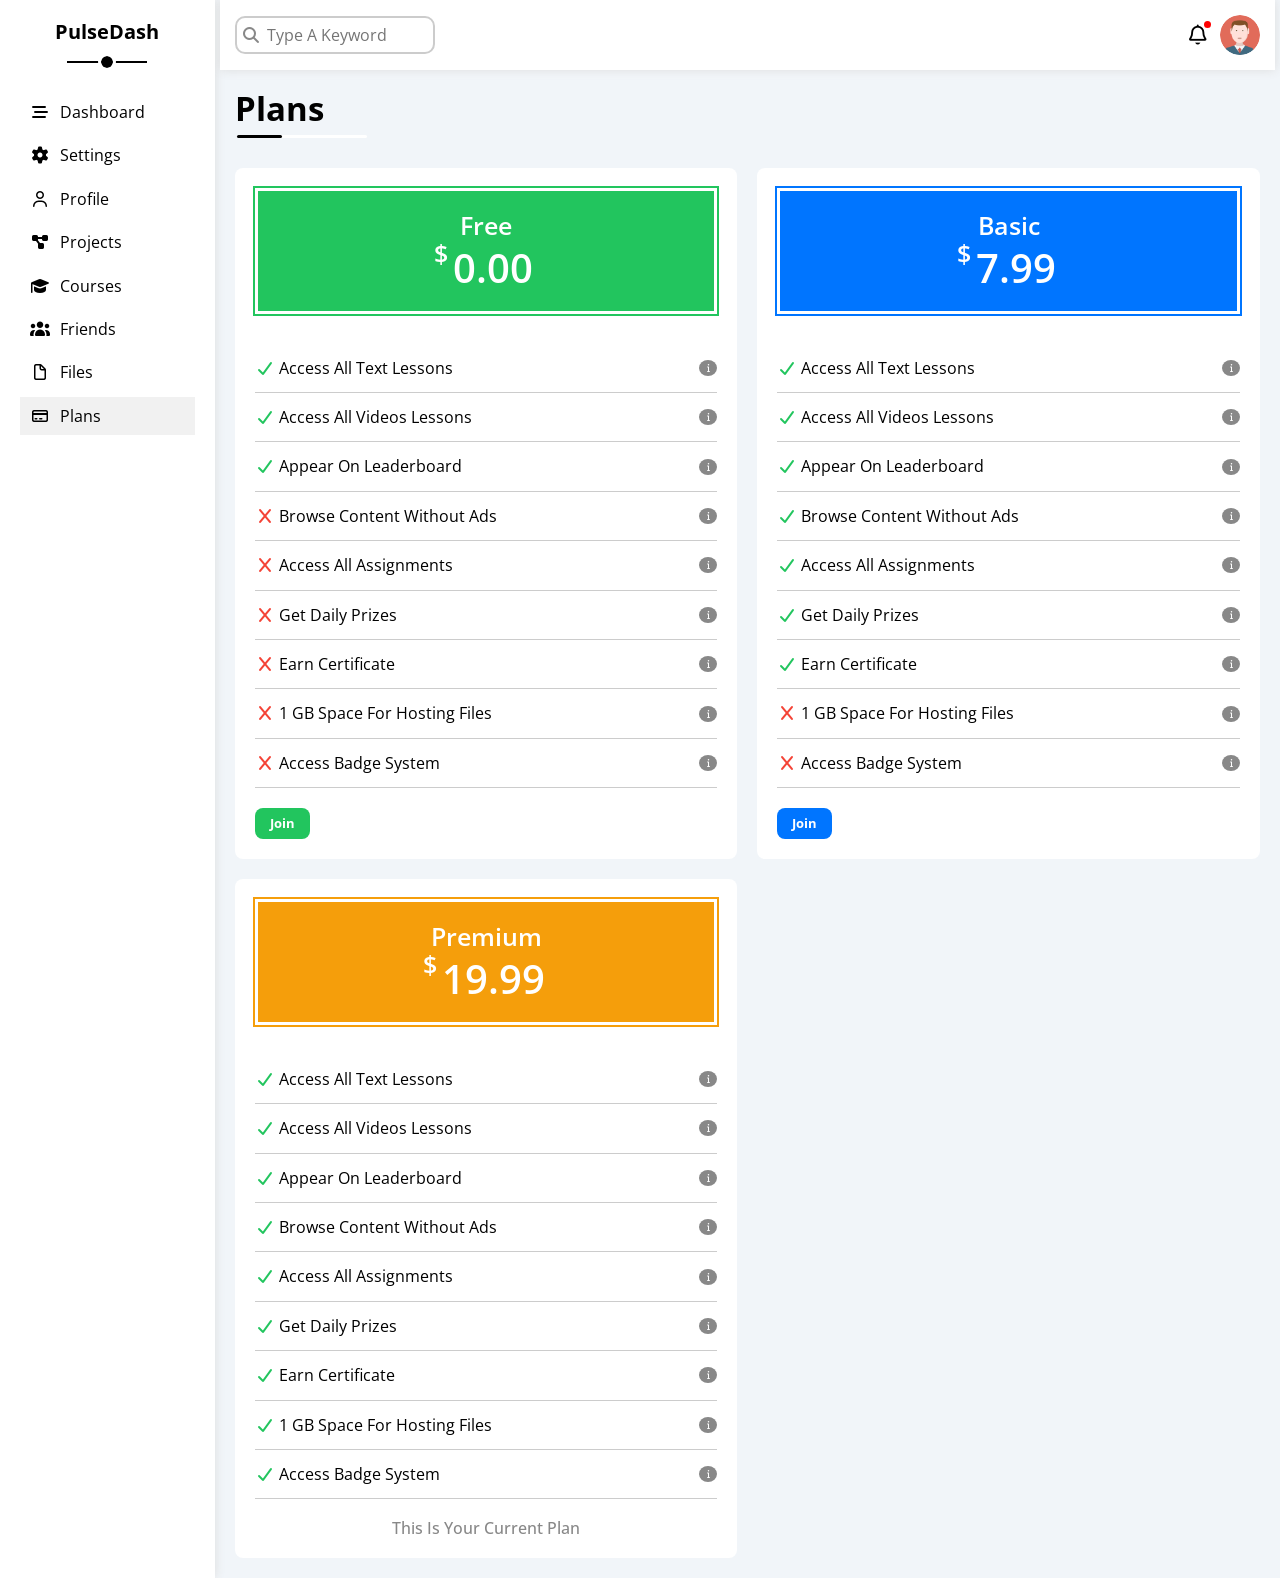
<file: plans.html>
<!doctype html>
<html lang="en">
  <head>
    <title>Plans</title>
    <meta charset="UTF-8" />
    <meta name="viewport" content="width=device-width, initial-scale=1.0" />
    <link rel="stylesheet" href="css/normalize.css" />
    <link rel="stylesheet" href="css/all.min.css" />
    <link rel="stylesheet" href="css/framework.css" />
    <link rel="stylesheet" href="css/master.css" />
    <link rel="preconnect" href="https://fonts.googleapis.com" />
    <link rel="preconnect" href="https://fonts.gstatic.com" crossorigin />
    <link
      href="https://fonts.googleapis.com/css2?family=Open+Sans:ital,wght@0,300..800;1,300..800&display=swap"
      rel="stylesheet"
    />
  </head>
  <body>
    <div class="page">
      <!-- Start sidebar -->
      <div class="sidebar">
        <h2>PulseDash</h2>
        <ul>
          <li>
            <a href="index.html"
              ><i class="fa-solid fa-bars-staggered"></i
              ><span>Dashboard</span></a
            >
          </li>
          <li>
            <a href="settings.html"
              ><i class="fa-solid fa-gear"></i><span>Settings</span></a
            >
          </li>
          <li>
            <a href="profile.html"
              ><i class="fa-regular fa-user"></i><span>Profile</span></a
            >
          </li>
          <li>
            <a href="projects.html"
              ><i class="fa-solid fa-diagram-project"></i
              ><span>Projects</span></a
            >
          </li>
          <li>
            <a href="courses.html"
              ><i class="fa-solid fa-graduation-cap"></i><span>Courses</span></a
            >
          </li>
          <li>
            <a href="friends.html"
              ><i class="fa-solid fa-users"></i><span>Friends</span></a
            >
          </li>
          <li>
            <a href="files.html"
              ><i class="fa-regular fa-file"></i><span>Files</span></a
            >
          </li>
          <li>
            <a href="plans.html" class="active"
              ><i class="fa-regular fa-credit-card"></i><span>Plans</span></a
            >
          </li>
        </ul>
      </div>
      <!-- End sidebar -->
      <!-- Start content -->
      <div class="content">
        <!-- Start header  -->
        <header>
          <div class="head-1">
            <form action="">
              <input type="text" placeholder="Type A Keyword" />
            </form>
          </div>
          <div class="head-2">
            <i class="fa-regular fa-bell"></i>
            <img src="images/avatar.png" class="br-50" />
          </div>
        </header>
        <!-- End header  -->
        <!-- start section name -->
        <div class="section-name">
          <h2>Plans</h2>
          <p>
            <span></span>
          </p>
        </div>
        <!-- end section name -->
        <!-- start plans part -->
        <div class="plans-part">
          <div class="box information">
            <div class="head b-green mb-20">
              <p class="mb-5">Free</p>
              <p><span>$</span>0.00</p>
            </div>
            <div class="features">
              <div class="f-sb bb">
                <div>
                  <i class="fa-solid fa-check c-green"></i>
                  <span>Access All Text Lessons</span>
                </div>
                <div>
                  <a href="#">
                    <i class="fa-solid fa-info c-white" title="Information"></i>
                  </a>
                </div>
              </div>
              <div class="f-sb bb">
                <div>
                  <i class="fa-solid fa-check c-green"></i>
                  <span>Access All Videos Lessons</span>
                </div>
                <div>
                  <a href="#">
                    <i class="fa-solid fa-info c-white" title="Information"></i>
                  </a>
                </div>
              </div>
              <div class="f-sb bb">
                <div>
                  <i class="fa-solid fa-check c-green"></i>
                  <span>Appear On Leaderboard</span>
                </div>
                <div>
                  <a href="#">
                    <i class="fa-solid fa-info c-white" title="Information"></i>
                  </a>
                </div>
              </div>
              <div class="f-sb bb">
                <div>
                  <i class="fa-solid fa-x c-red"></i>
                  <span> Browse Content Without Ads</span>
                </div>
                <div>
                  <a href="#">
                    <i class="fa-solid fa-info c-white" title="Information"></i>
                  </a>
                </div>
              </div>
              <div class="f-sb bb">
                <div>
                  <i class="fa-solid fa-x c-red"></i>
                  <span>Access All Assignments</span>
                </div>
                <div>
                  <a href="#">
                    <i class="fa-solid fa-info c-white" title="Information"></i>
                  </a>
                </div>
              </div>
              <div class="f-sb bb">
                <div>
                  <i class="fa-solid fa-x c-red"></i>
                  <span>Get Daily Prizes</span>
                </div>
                <div>
                  <a href="#">
                    <i class="fa-solid fa-info c-white" title="Information"></i>
                  </a>
                </div>
              </div>
              <div class="f-sb bb">
                <div>
                  <i class="fa-solid fa-x c-red"></i>
                  <span> Earn Certificate</span>
                </div>
                <div>
                  <a href="#">
                    <i class="fa-solid fa-info c-white" title="Information"></i>
                  </a>
                </div>
              </div>
              <div class="f-sb bb">
                <div>
                  <i class="fa-solid fa-x c-red"></i>
                  <span>1 GB Space For Hosting Files</span>
                </div>
                <div>
                  <a href="#">
                    <i class="fa-solid fa-info c-white" title="Information"></i>
                  </a>
                </div>
              </div>
              <div class="f-sb bb">
                <div>
                  <i class="fa-solid fa-x c-red"></i>
                  <span>Access Badge System</span>
                </div>
                <div>
                  <a href="#">
                    <i class="fa-solid fa-info c-white" title="Information"></i>
                  </a>
                </div>
              </div>
            </div>
            <a href="#" class="button b-green mt-20">Join</a>
          </div>
          <div class="box information">
            <div class="head b-blue mb-20">
              <p class="mb-5">Basic</p>
              <p><span>$</span>7.99</p>
            </div>
            <div class="features">
              <div class="f-sb bb">
                <div>
                  <i class="fa-solid fa-check c-green"></i>
                  <span>Access All Text Lessons</span>
                </div>
                <div>
                  <a href="#">
                    <i class="fa-solid fa-info c-white" title="Information"></i>
                  </a>
                </div>
              </div>
              <div class="f-sb bb">
                <div>
                  <i class="fa-solid fa-check c-green"></i>
                  <span>Access All Videos Lessons</span>
                </div>
                <div>
                  <a href="#">
                    <i class="fa-solid fa-info c-white" title="Information"></i>
                  </a>
                </div>
              </div>
              <div class="f-sb bb">
                <div>
                  <i class="fa-solid fa-check c-green"></i>
                  <span>Appear On Leaderboard</span>
                </div>
                <div>
                  <a href="#">
                    <i class="fa-solid fa-info c-white" title="Information"></i>
                  </a>
                </div>
              </div>
              <div class="f-sb bb">
                <div>
                  <i class="fa-solid fa-check c-green"></i>
                  <span> Browse Content Without Ads</span>
                </div>
                <div>
                  <a href="#">
                    <i class="fa-solid fa-info c-white" title="Information"></i>
                  </a>
                </div>
              </div>
              <div class="f-sb bb">
                <div>
                  <i class="fa-solid fa-check c-green"></i>
                  <span>Access All Assignments</span>
                </div>
                <div>
                  <a href="#">
                    <i class="fa-solid fa-info c-white" title="Information"></i>
                  </a>
                </div>
              </div>
              <div class="f-sb bb">
                <div>
                  <i class="fa-solid fa-check c-green"></i>
                  <span>Get Daily Prizes</span>
                </div>
                <div>
                  <a href="#">
                    <i class="fa-solid fa-info c-white" title="Information"></i>
                  </a>
                </div>
              </div>
              <div class="f-sb bb">
                <div>
                  <i class="fa-solid fa-check c-green"></i>
                  <span> Earn Certificate</span>
                </div>
                <div>
                  <a href="#">
                    <i class="fa-solid fa-info c-white" title="Information"></i>
                  </a>
                </div>
              </div>
              <div class="f-sb bb">
                <div>
                  <i class="fa-solid fa-x c-red"></i>
                  <span>1 GB Space For Hosting Files</span>
                </div>
                <div>
                  <a href="#">
                    <i class="fa-solid fa-info c-white" title="Information"></i>
                  </a>
                </div>
              </div>
              <div class="f-sb bb">
                <div>
                  <i class="fa-solid fa-x c-red"></i>
                  <span>Access Badge System</span>
                </div>
                <div>
                  <a href="#">
                    <i class="fa-solid fa-info c-white" title="Information"></i>
                  </a>
                </div>
              </div>
            </div>
            <a href="#" class="button b-blue mt-20">Join</a>
          </div>
          <div class="box information">
            <div class="head b-orange mb-20">
              <p class="mb-5">Premium</p>
              <p><span>$</span>19.99</p>
            </div>
            <div class="features">
              <div class="f-sb bb">
                <div>
                  <i class="fa-solid fa-check c-green"></i>
                  <span>Access All Text Lessons</span>
                </div>
                <div>
                  <a href="#">
                    <i class="fa-solid fa-info c-white" title="Information"></i>
                  </a>
                </div>
              </div>
              <div class="f-sb bb">
                <div>
                  <i class="fa-solid fa-check c-green"></i>
                  <span>Access All Videos Lessons</span>
                </div>
                <div>
                  <a href="#">
                    <i class="fa-solid fa-info c-white" title="Information"></i>
                  </a>
                </div>
              </div>
              <div class="f-sb bb">
                <div>
                  <i class="fa-solid fa-check c-green"></i>
                  <span>Appear On Leaderboard</span>
                </div>
                <div>
                  <a href="#">
                    <i class="fa-solid fa-info c-white" title="Information"></i>
                  </a>
                </div>
              </div>
              <div class="f-sb bb">
                <div>
                  <i class="fa-solid fa-check c-green"></i>
                  <span> Browse Content Without Ads</span>
                </div>
                <div>
                  <a href="#">
                    <i class="fa-solid fa-info c-white" title="Information"></i>
                  </a>
                </div>
              </div>
              <div class="f-sb bb">
                <div>
                  <i class="fa-solid fa-check c-green"></i>
                  <span>Access All Assignments</span>
                </div>
                <div>
                  <a href="#">
                    <i class="fa-solid fa-info c-white" title="Information"></i>
                  </a>
                </div>
              </div>
              <div class="f-sb bb">
                <div>
                  <i class="fa-solid fa-check c-green"></i>
                  <span>Get Daily Prizes</span>
                </div>
                <div>
                  <a href="#">
                    <i class="fa-solid fa-info c-white" title="Information"></i>
                  </a>
                </div>
              </div>
              <div class="f-sb bb">
                <div>
                  <i class="fa-solid fa-check c-green"></i>
                  <span> Earn Certificate</span>
                </div>
                <div>
                  <a href="#">
                    <i class="fa-solid fa-info c-white" title="Information"></i>
                  </a>
                </div>
              </div>
              <div class="f-sb bb">
                <div>
                  <i class="fa-solid fa-check c-green"></i>
                  <span>1 GB Space For Hosting Files</span>
                </div>
                <div>
                  <a href="#">
                    <i class="fa-solid fa-info c-white" title="Information"></i>
                  </a>
                </div>
              </div>
              <div class="f-sb bb">
                <div>
                  <i class="fa-solid fa-check c-green"></i>
                  <span>Access Badge System</span>
                </div>
                <div>
                  <a href="#">
                    <i class="fa-solid fa-info c-white" title="Information"></i>
                  </a>
                </div>
              </div>
            </div>
            <div class="f-center c-grey mt-20 footer">
              This Is Your Current Plan
            </div>
          </div>
        </div>
        <!-- end plans part  -->
      </div>
      <!-- End content -->
    </div>
  </body>
</html>
</file>
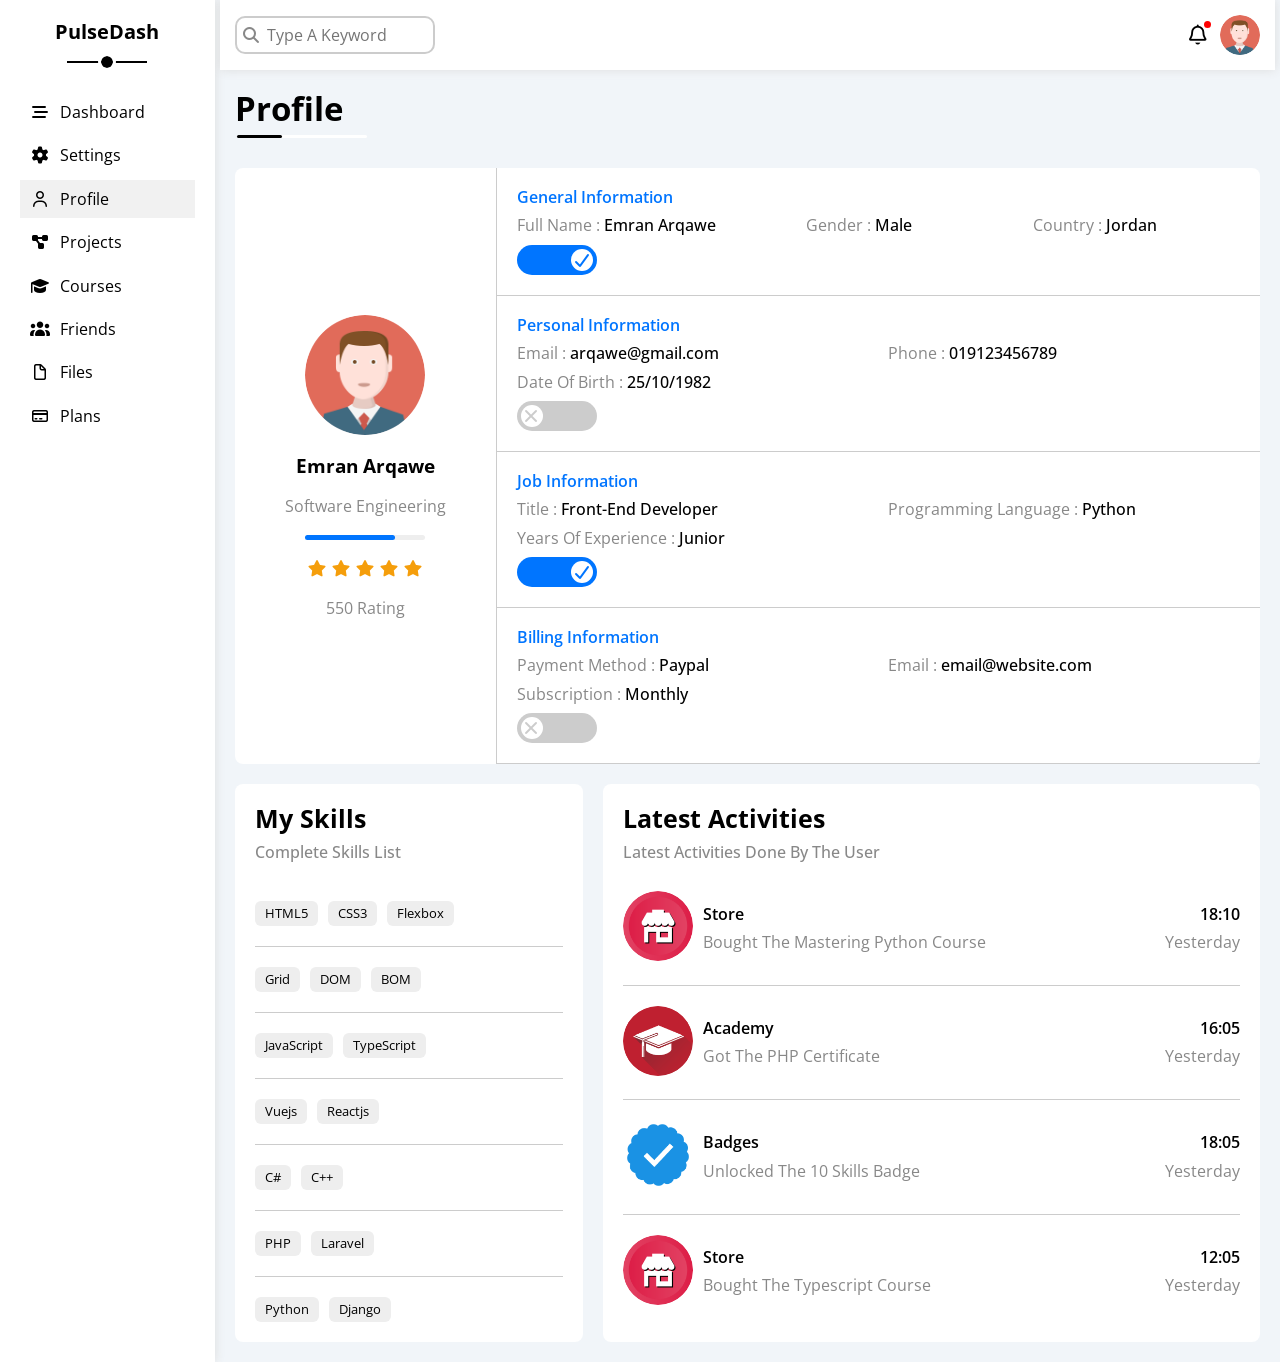
<file: profile.html>
<!doctype html>
<html lang="en">
  <head>
    <title>Profile</title>
    <meta charset="UTF-8" />
    <meta name="viewport" content="width=device-width, initial-scale=1.0" />
    <link rel="stylesheet" href="css/normalize.css" />
    <link rel="stylesheet" href="css/all.min.css" />
    <link rel="stylesheet" href="css/framework.css" />
    <link rel="stylesheet" href="css/master.css" />
    <link rel="preconnect" href="https://fonts.googleapis.com" />
    <link rel="preconnect" href="https://fonts.gstatic.com" crossorigin />
    <link
      href="https://fonts.googleapis.com/css2?family=Open+Sans:ital,wght@0,300..800;1,300..800&display=swap"
      rel="stylesheet"
    />
  </head>
  <body>
    <div class="page">
      <!-- Start sidebar -->
      <div class="sidebar">
        <h2>PulseDash</h2>
        <ul>
          <li>
            <a href="index.html"
              ><i class="fa-solid fa-bars-staggered"></i
              ><span>Dashboard</span></a
            >
          </li>
          <li>
            <a href="settings.html"
              ><i class="fa-solid fa-gear"></i><span>Settings</span></a
            >
          </li>
          <li>
            <a href="profile.html" class="active"
              ><i class="fa-regular fa-user"></i><span>Profile</span></a
            >
          </li>
          <li>
            <a href="projects.html"
              ><i class="fa-solid fa-diagram-project"></i
              ><span>Projects</span></a
            >
          </li>
          <li>
            <a href="courses.html"
              ><i class="fa-solid fa-graduation-cap"></i><span>Courses</span></a
            >
          </li>
          <li>
            <a href="friends.html"
              ><i class="fa-solid fa-users"></i><span>Friends</span></a
            >
          </li>
          <li>
            <a href="files.html"
              ><i class="fa-regular fa-file"></i><span>Files</span></a
            >
          </li>
          <li>
            <a href="plans.html"
              ><i class="fa-regular fa-credit-card"></i><span>Plans</span></a
            >
          </li>
        </ul>
      </div>
      <!-- End sidebar -->
      <!-- Start content -->
      <div class="content">
        <!-- Start header  -->
        <header>
          <div class="head-1">
            <form action="">
              <input type="text" placeholder="Type A Keyword" />
            </form>
          </div>
          <div class="head-2">
            <i class="fa-regular fa-bell"></i>
            <img src="images/avatar.png" class="br-50" />
          </div>
        </header>
        <!-- End header  -->
        <!-- start section name -->
        <div class="section-name">
          <h2>Profile</h2>
          <p>
            <span></span>
          </p>
        </div>
        <!-- end section name -->
        <!-- start profile part -->
        <div class="profile-part">
          <!-- start page -->
          <div class="fundamental information d-f">
            <div class="title f-center">
              <img src="images/avatar.png" class="mb-20 br-50" />
              <h3 class="mb-20">Emran Arqawe</h3>
              <p class="mb-20 c-grey" style="white-space: nowrap">
                Software Engineering
              </p>
              <div class="mb-20 p-r rate"><span></span></div>
              <div class="mb-20">
                <i class="fa-solid fa-star c-orange"></i>
                <i class="fa-solid fa-star c-orange"></i>
                <i class="fa-solid fa-star c-orange"></i>
                <i class="fa-solid fa-star c-orange"></i>
                <i class="fa-solid fa-star c-orange"></i>
              </div>
              <p class="c-grey">550 Rating</p>
            </div>
            <div class="text f-1 mta-c">
              <div class="box bb pt-20 pb-20">
                <h4 class="c-blue mb-10">General Information</h4>
                <div class="d-f mfd-c">
                  <p class="c-grey">Full Name : <span>Emran Arqawe</span></p>
                  <p class="c-grey">Gender : <span>Male</span></p>
                  <p class="c-grey">Country : <span>Jordan</span></p>
                </div>
                <div>
                  <input class="check-box" type="checkbox" id="check-1" />
                  <label class="check-label" for="check-1"></label>
                </div>
              </div>
              <div class="box bb pt-20 pb-20">
                <h4 class="c-blue mb-10">Personal Information</h4>
                <div class="d-f mfd-c">
                  <p class="c-grey">Email : <span>arqawe@gmail.com</span></p>
                  <p class="c-grey">Phone : <span>019123456789</span></p>
                  <p class="c-grey">Date Of Birth : <span>25/10/1982</span></p>
                </div>
                <div>
                  <input
                    class="check-box"
                    type="checkbox"
                    id="check-2"
                    checked
                  />
                  <label class="check-label" for="check-2"></label>
                </div>
              </div>
              <div class="box bb pt-20 pb-20">
                <h4 class="c-blue mb-10">Job Information</h4>
                <div class="d-f mfd-c">
                  <p class="c-grey">Title : <span>Front-End Developer</span></p>
                  <p class="c-grey">
                    Programming Language : <span>Python</span>
                  </p>
                  <p class="c-grey">
                    Years Of Experience : <span>Junior</span>
                  </p>
                </div>
                <div>
                  <input class="check-box" type="checkbox" id="check-3" />
                  <label class="check-label" for="check-3"></label>
                </div>
              </div>
              <div class="box bb pt-20 pb-20">
                <h4 class="c-blue mb-10">Billing Information</h4>
                <div class="d-f mfd-c">
                  <p class="c-grey">Payment Method : <span>Paypal</span></p>
                  <p class="c-grey">Email : <span>email@website.com</span></p>
                  <p class="c-grey">Subscription : <span>Monthly</span></p>
                </div>
                <div>
                  <input
                    class="check-box"
                    type="checkbox"
                    id="check-4"
                    checked
                  />
                  <label class="check-label" for="check-4"></label>
                </div>
              </div>
            </div>
          </div>
          <!-- end page -->
          <!-- start page -->
          <div class="container d-f m-20 mfd-c">
            <div class="my-skills information f-1">
              <h2 class="text-1 m-text-1">My Skills</h2>
              <p class="text-2 m-text-2">Complete Skills List</p>
              <div class="bb pb-20 mb-20">
                <p class="button-2">HTML5</p>
                <p class="button-2">CSS3</p>
                <p class="button-2">Flexbox</p>
              </div>
              <div class="bb pb-20 mb-20">
                <p class="button-2">Grid</p>
                <p class="button-2">DOM</p>
                <p class="button-2">BOM</p>
              </div>
              <div class="bb pb-20 mb-20">
                <p class="button-2">JavaScript</p>
                <p class="button-2">TypeScript</p>
              </div>
              <div class="bb pb-20 mb-20">
                <p class="button-2">Vuejs</p>
                <p class="button-2">Reactjs</p>
              </div>
              <div class="bb pb-20 mb-20">
                <p class="button-2">C#</p>
                <p class="button-2">C++</p>
              </div>
              <div class="bb pb-20 mb-20">
                <p class="button-2">PHP</p>
                <p class="button-2">Laravel</p>
              </div>
              <div>
                <p class="button-2">Python</p>
                <p class="button-2">Django</p>
              </div>
            </div>
            <div class="latest-activities information f-1">
              <h2 class="text-1 m-text-1">Latest Activities</h2>
              <p class="text-2 m-text-2">Latest Activities Done By The User</p>
              <div class="box d-f bb pb-20 mb-20 mfd-c">
                <div><img src="images/activity-01.png" class="br-50" /></div>
                <div class="f-sb f-1 mfd-c mta-c">
                  <div>
                    <h4 class="mb-10">Store</h4>
                    <p class="c-grey">Bought The Mastering Python Course</p>
                  </div>
                  <div>
                    <h4 class="mb-10 time">18:10</h4>
                    <p class="c-grey">Yesterday</p>
                  </div>
                </div>
              </div>
              <div class="box d-f bb pb-20 mb-20 mfd-c">
                <div><img src="images/activity-02.png" class="br-50" /></div>
                <div class="f-sb f-1 mfd-c mta-c">
                  <div>
                    <h4 class="mb-10">Academy</h4>
                    <p class="c-grey">Got The PHP Certificate</p>
                  </div>
                  <div>
                    <h4 class="mb-10 time">16:05</h4>
                    <p class="c-grey">Yesterday</p>
                  </div>
                </div>
              </div>
              <div class="box d-f bb pb-20 mb-20 mfd-c">
                <div><img src="images/activity-03.png" class="br-50" /></div>
                <div class="f-sb f-1 mfd-c mta-c">
                  <div>
                    <h4 class="mb-10">Badges</h4>
                    <p class="c-grey">Unlocked The 10 Skills Badge</p>
                  </div>
                  <div>
                    <h4 class="mb-10 time">18:05</h4>
                    <p class="c-grey">Yesterday</p>
                  </div>
                </div>
              </div>
              <div class="box d-f mfd-c">
                <div><img src="images/activity-01.png" class="br-50" /></div>
                <div class="f-sb f-1 mfd-c mta-c">
                  <div>
                    <h4 class="mb-10">Store</h4>
                    <p class="c-grey">Bought The Typescript Course</p>
                  </div>
                  <div>
                    <h4 class="mb-10 time">12:05</h4>
                    <p class="c-grey">Yesterday</p>
                  </div>
                </div>
              </div>
            </div>
          </div>
          <!-- end page -->
        </div>
        <!-- end profile part -->
      </div>
      <!-- End content -->
    </div>
  </body>
</html>
</file>
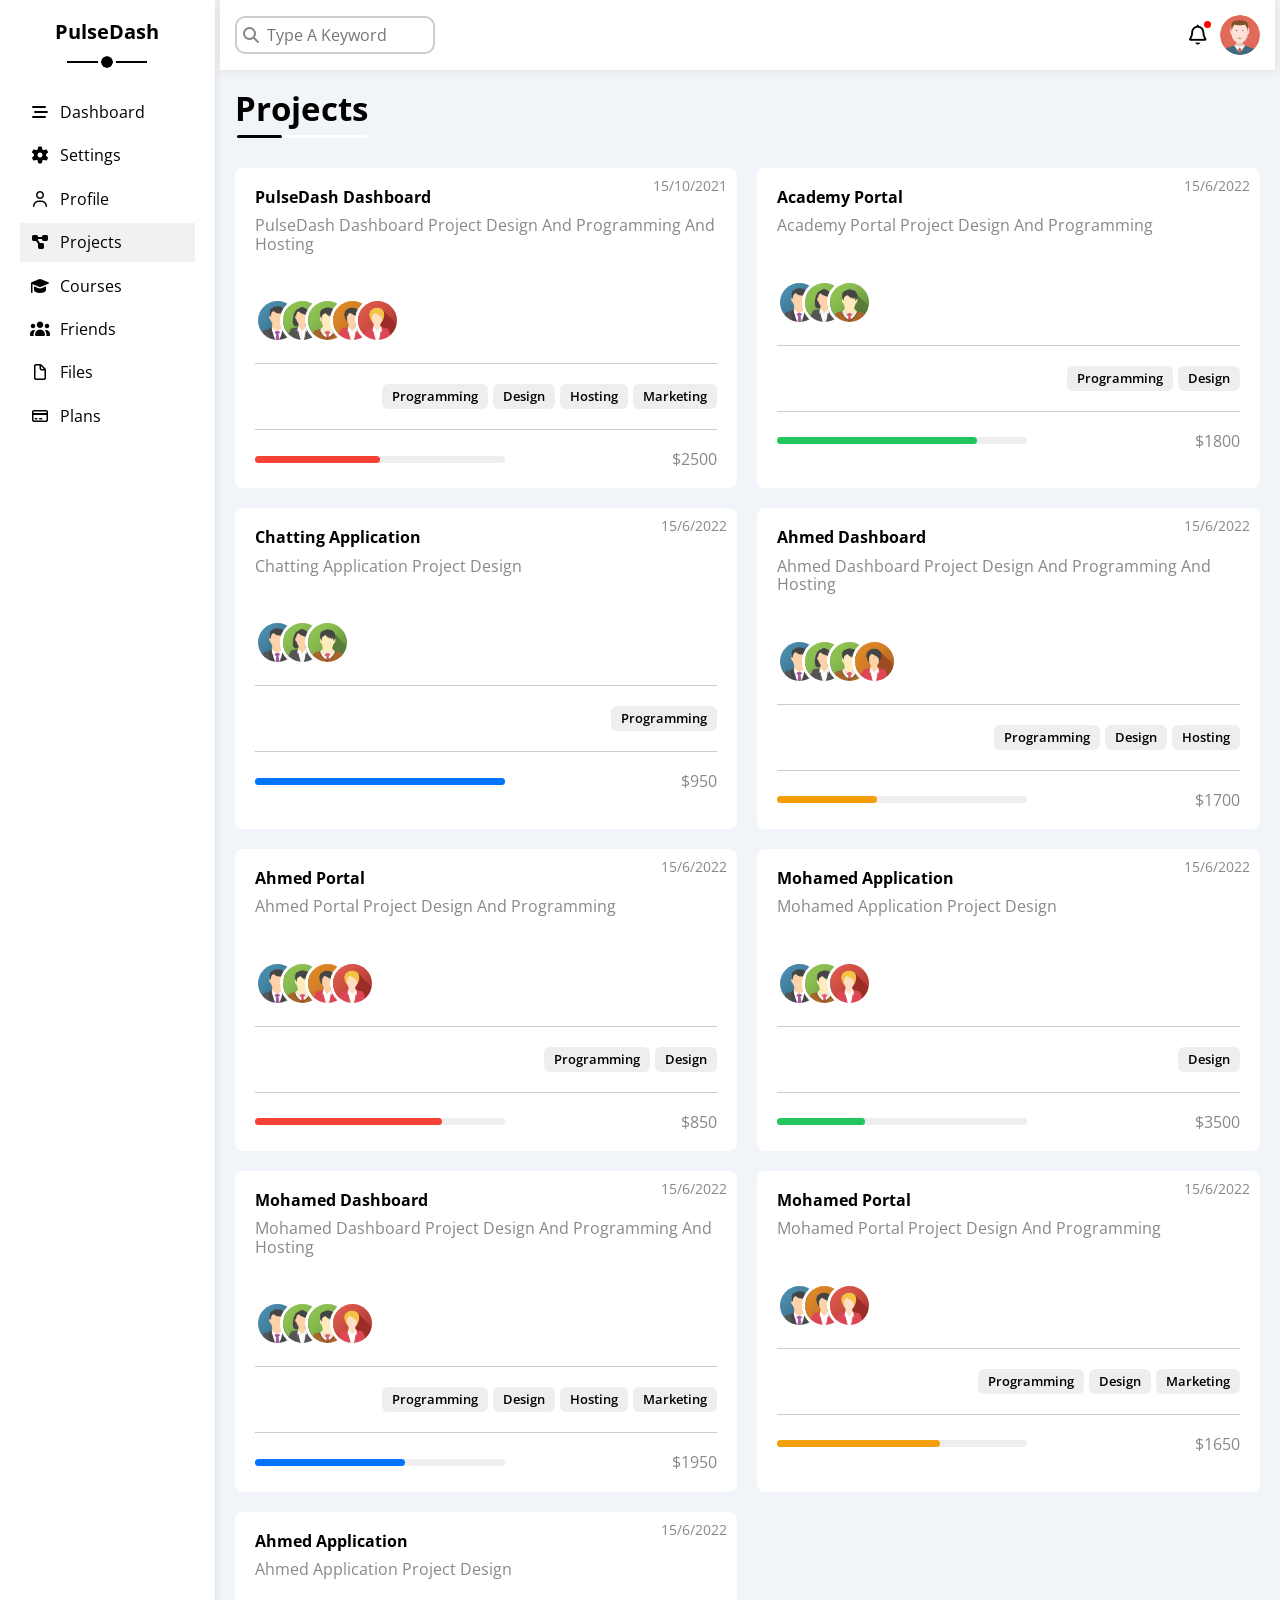
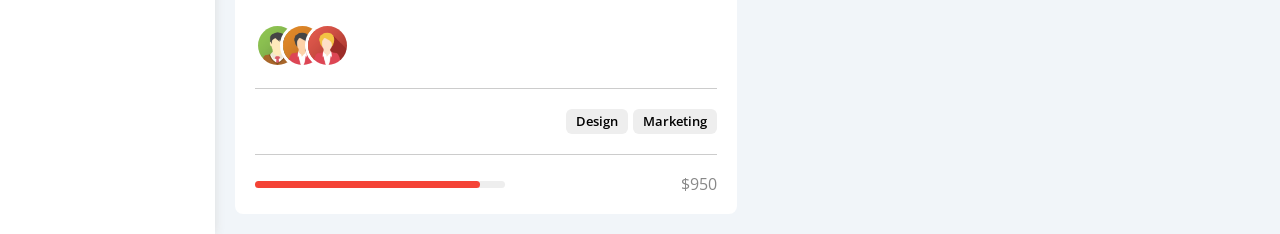
<file: projects.html>
<!doctype html>
<html lang="en">
  <head>
    <title>Projects</title>
    <meta charset="UTF-8" />
    <meta name="viewport" content="width=device-width, initial-scale=1.0" />
    <link rel="stylesheet" href="css/normalize.css" />
    <link rel="stylesheet" href="css/all.min.css" />
    <link rel="stylesheet" href="css/framework.css" />
    <link rel="stylesheet" href="css/master.css" />
    <link rel="preconnect" href="https://fonts.googleapis.com" />
    <link rel="preconnect" href="https://fonts.gstatic.com" crossorigin />
    <link
      href="https://fonts.googleapis.com/css2?family=Open+Sans:ital,wght@0,300..800;1,300..800&display=swap"
      rel="stylesheet"
    />
  </head>
  <body>
    <div class="page">
      <!-- Start sidebar -->
      <div class="sidebar">
        <h2>PulseDash</h2>
        <ul>
          <li>
            <a href="index.html"
              ><i class="fa-solid fa-bars-staggered"></i
              ><span>Dashboard</span></a
            >
          </li>
          <li>
            <a href="settings.html"
              ><i class="fa-solid fa-gear"></i><span>Settings</span></a
            >
          </li>
          <li>
            <a href="profile.html"
              ><i class="fa-regular fa-user"></i><span>Profile</span></a
            >
          </li>
          <li>
            <a href="projects.html" class="active"
              ><i class="fa-solid fa-diagram-project"></i
              ><span>Projects</span></a
            >
          </li>
          <li>
            <a href="courses.html"
              ><i class="fa-solid fa-graduation-cap"></i><span>Courses</span></a
            >
          </li>
          <li>
            <a href="friends.html"
              ><i class="fa-solid fa-users"></i><span>Friends</span></a
            >
          </li>
          <li>
            <a href="files.html"
              ><i class="fa-regular fa-file"></i><span>Files</span></a
            >
          </li>
          <li>
            <a href="plans.html"
              ><i class="fa-regular fa-credit-card"></i><span>Plans</span></a
            >
          </li>
        </ul>
      </div>
      <!-- End sidebar -->
      <!-- Start content -->
      <div class="content">
        <!-- Start header  -->
        <header>
          <div class="head-1">
            <form action="">
              <input type="text" placeholder="Type A Keyword" />
            </form>
          </div>
          <div class="head-2">
            <i class="fa-regular fa-bell"></i>
            <img src="images/avatar.png" class="br-50" />
          </div>
        </header>
        <!-- End header  -->
        <!-- start section name -->
        <div class="section-name">
          <h2>Projects</h2>
          <p>
            <span></span>
          </p>
        </div>
        <!-- end section name -->
        <!-- start projects part -->
        <div class="projects-part">
          <div class="box information p-r">
            <p class="time c-grey">15/10/2021</p>
            <h4 class="mb-10">PulseDash Dashboard</h4>
            <p class="c-grey">
              PulseDash Dashboard Project Design And Programming And Hosting
            </p>
            <div class="images p-r">
              <img src="images/team-01.png" class="br-50" />
              <img src="images/team-02.png" class="br-50" />
              <img src="images/team-03.png" class="br-50" />
              <img src="images/team-04.png" class="br-50" />
              <img src="images/team-05.png" class="br-50" />
            </div>
            <div class="skills bt bb pt-20 pb-20">
              <p class="button-2">Programming</p>
              <p class="button-2">Design</p>
              <p class="button-2">Hosting</p>
              <p class="button-2">Marketing</p>
            </div>
            <div class="footer f-sb mt-20 mfd-c">
              <div class="rate p-r">
                <span class="b-red" style="width: 50%"></span>
              </div>
              <p class="c-grey">$2500</p>
            </div>
          </div>
          <div class="box information p-r">
            <p class="time c-grey">15/6/2022</p>
            <h4 class="mb-10">Academy Portal</h4>
            <p class="c-grey">Academy Portal Project Design And Programming</p>
            <div class="images p-r">
              <img src="images/team-01.png" class="br-50" />
              <img src="images/team-02.png" class="br-50" />
              <img src="images/team-03.png" class="br-50" />
            </div>
            <div class="skills bt bb pt-20 pb-20">
              <p class="button-2">Programming</p>
              <p class="button-2">Design</p>
            </div>
            <div class="footer f-sb mt-20 mfd-c">
              <div class="rate p-r">
                <span class="b-green" style="width: 80%"></span>
              </div>
              <p class="c-grey">$1800</p>
            </div>
          </div>
          <div class="box information p-r">
            <p class="time c-grey">15/6/2022</p>
            <h4 class="mb-10">Chatting Application</h4>
            <p class="c-grey">Chatting Application Project Design</p>
            <div class="images p-r">
              <img src="images/team-01.png" class="br-50" />
              <img src="images/team-02.png" class="br-50" />
              <img src="images/team-03.png" class="br-50" />
            </div>
            <div class="skills bt bb pt-20 pb-20">
              <p class="button-2">Programming</p>
            </div>
            <div class="footer f-sb mt-20 mfd-c">
              <div class="rate p-r">
                <span class="b-blue" style="width: 100%"></span>
              </div>
              <p class="c-grey">$950</p>
            </div>
          </div>
          <div class="box information p-r">
            <p class="time c-grey">15/6/2022</p>
            <h4 class="mb-10">Ahmed Dashboard</h4>
            <p class="c-grey">
              Ahmed Dashboard Project Design And Programming And Hosting
            </p>
            <div class="images p-r">
              <img src="images/team-01.png" class="br-50" />
              <img src="images/team-02.png" class="br-50" />
              <img src="images/team-03.png" class="br-50" />
              <img src="images/team-04.png" class="br-50" />
            </div>
            <div class="skills bt bb pt-20 pb-20">
              <p class="button-2">Programming</p>
              <p class="button-2">Design</p>
              <p class="button-2">Hosting</p>
            </div>
            <div class="footer f-sb mt-20 mfd-c">
              <div class="rate p-r">
                <span class="b-orange" style="width: 40%"></span>
              </div>
              <p class="c-grey">$1700</p>
            </div>
          </div>
          <div class="box information p-r">
            <p class="time c-grey">15/6/2022</p>
            <h4 class="mb-10">Ahmed Portal</h4>
            <p class="c-grey">Ahmed Portal Project Design And Programming</p>
            <div class="images p-r">
              <img src="images/team-01.png" class="br-50" />
              <img src="images/team-03.png" class="br-50" />
              <img src="images/team-04.png" class="br-50" />
              <img src="images/team-05.png" class="br-50" />
            </div>
            <div class="skills bt bb pt-20 pb-20">
              <p class="button-2">Programming</p>
              <p class="button-2">Design</p>
            </div>
            <div class="footer f-sb mt-20 mfd-c">
              <div class="rate p-r">
                <span class="b-red" style="width: 75%"></span>
              </div>
              <p class="c-grey">$850</p>
            </div>
          </div>
          <div class="box information p-r">
            <p class="time c-grey">15/6/2022</p>
            <h4 class="mb-10">Mohamed Application</h4>
            <p class="c-grey">Mohamed Application Project Design</p>
            <div class="images p-r">
              <img src="images/team-01.png" class="br-50" />
              <img src="images/team-03.png" class="br-50" />
              <img src="images/team-05.png" class="br-50" />
            </div>
            <div class="skills bt bb pt-20 pb-20">
              <p class="button-2">Design</p>
            </div>
            <div class="footer f-sb mt-20 mfd-c">
              <div class="rate p-r">
                <span class="b-green" style="width: 35%"></span>
              </div>
              <p class="c-grey">$3500</p>
            </div>
          </div>
          <div class="box information p-r">
            <p class="time c-grey">15/6/2022</p>
            <h4 class="mb-10">Mohamed Dashboard</h4>
            <p class="c-grey">
              Mohamed Dashboard Project Design And Programming And Hosting
            </p>
            <div class="images p-r">
              <img src="images/team-01.png" class="br-50" />
              <img src="images/team-02.png" class="br-50" />
              <img src="images/team-03.png" class="br-50" />
              <img src="images/team-05.png" class="br-50" />
            </div>
            <div class="skills bt bb pt-20 pb-20">
              <p class="button-2">Programming</p>
              <p class="button-2">Design</p>
              <p class="button-2">Hosting</p>
              <p class="button-2">Marketing</p>
            </div>
            <div class="footer f-sb mt-20 mfd-c">
              <div class="rate p-r">
                <span class="b-blue" style="width: 60%"></span>
              </div>
              <p class="c-grey">$1950</p>
            </div>
          </div>
          <div class="box information p-r">
            <p class="time c-grey">15/6/2022</p>
            <h4 class="mb-10">Mohamed Portal</h4>
            <p class="c-grey">Mohamed Portal Project Design And Programming</p>
            <div class="images p-r">
              <img src="images/team-01.png" class="br-50" />
              <img src="images/team-04.png" class="br-50" />
              <img src="images/team-05.png" class="br-50" />
            </div>
            <div class="skills bt bb pt-20 pb-20">
              <p class="button-2">Programming</p>
              <p class="button-2">Design</p>
              <p class="button-2">Marketing</p>
            </div>
            <div class="footer f-sb mt-20 mfd-c">
              <div class="rate p-r">
                <span class="b-orange" style="width: 65%"></span>
              </div>
              <p class="c-grey">$1650</p>
            </div>
          </div>
          <div class="box information p-r">
            <p class="time c-grey">15/6/2022</p>
            <h4 class="mb-10">Ahmed Application</h4>
            <p class="c-grey">Ahmed Application Project Design</p>
            <div class="images p-r">
              <img src="images/team-03.png" class="br-50" />
              <img src="images/team-04.png" class="br-50" />
              <img src="images/team-05.png" class="br-50" />
            </div>
            <div class="skills bt bb pt-20 pb-20">
              <p class="button-2">Design</p>
              <p class="button-2">Marketing</p>
            </div>
            <div class="footer f-sb mt-20 mfd-c">
              <div class="rate p-r">
                <span class="b-red" style="width: 90%"></span>
              </div>
              <p class="c-grey">$950</p>
            </div>
          </div>
        </div>
        <!-- end projects part -->
      </div>
      <!-- End content -->
    </div>
  </body>
</html>
</file>
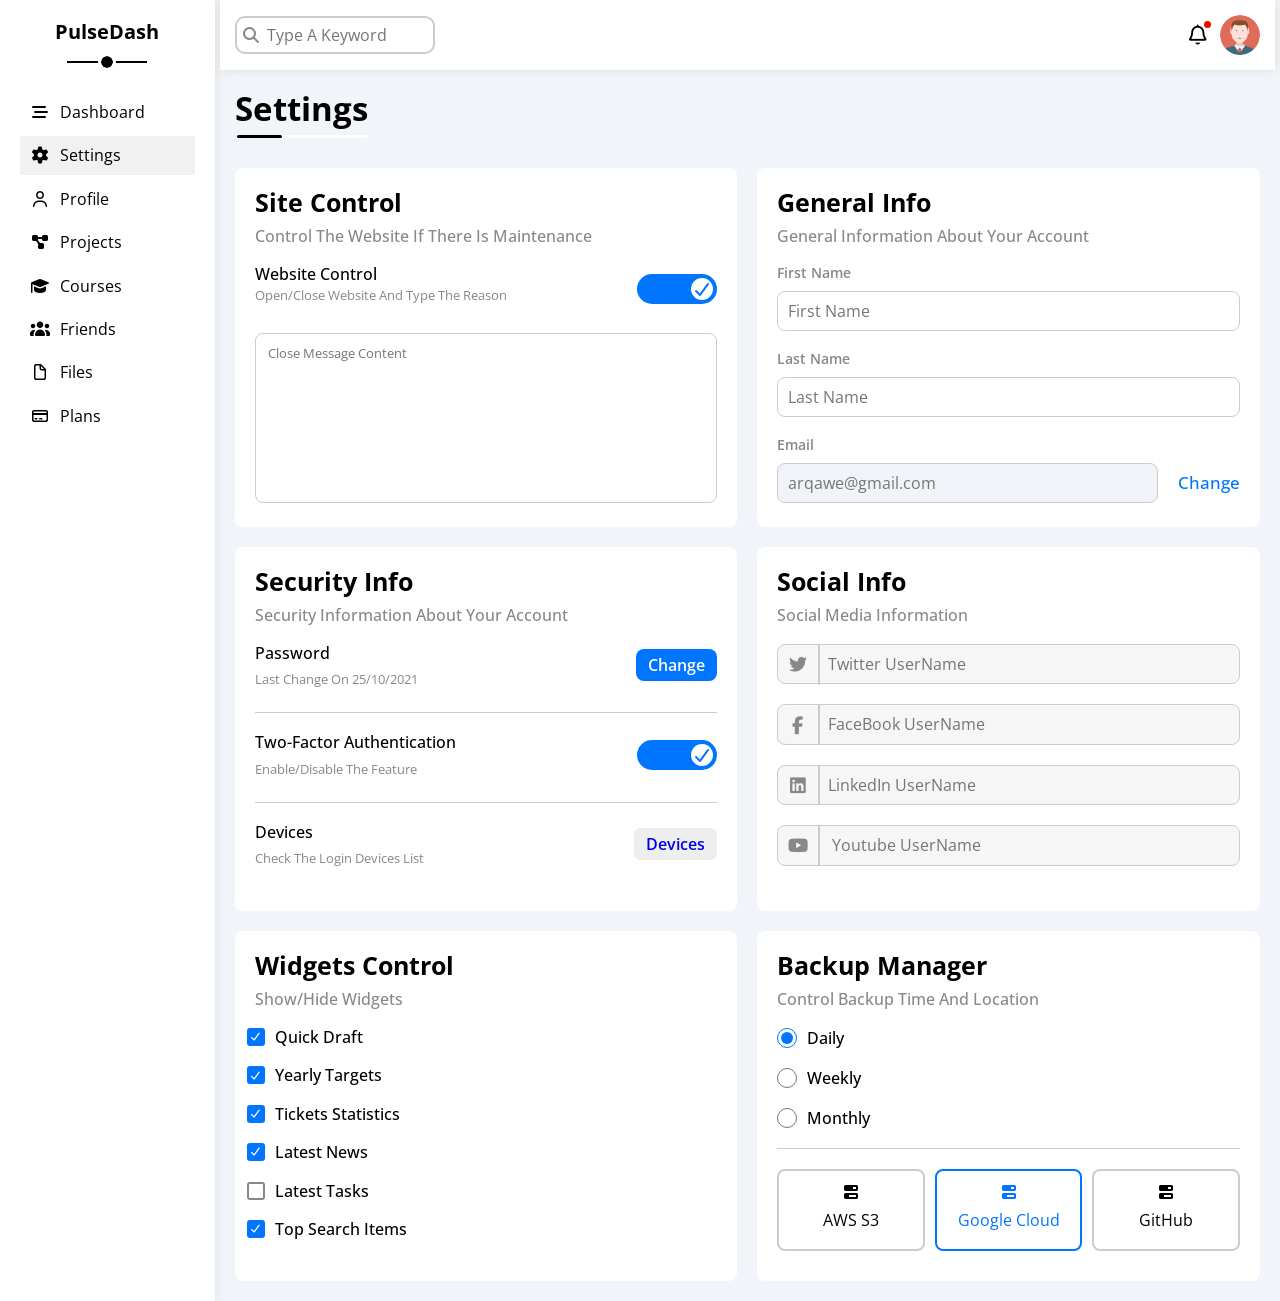
<file: settings.html>
<!doctype html>
<html lang="en">
  <head>
    <title>Settings</title>
    <meta charset="UTF-8" />
    <meta name="viewport" content="width=device-width, initial-scale=1.0" />
    <link rel="stylesheet" href="css/normalize.css" />
    <link rel="stylesheet" href="css/all.min.css" />
    <link rel="stylesheet" href="css/framework.css" />
    <link rel="stylesheet" href="css/master.css" />
    <link rel="preconnect" href="https://fonts.googleapis.com" />
    <link rel="preconnect" href="https://fonts.gstatic.com" crossorigin />
    <link
      href="https://fonts.googleapis.com/css2?family=Open+Sans:ital,wght@0,300..800;1,300..800&display=swap"
      rel="stylesheet"
    />
  </head>
  <body>
    <div class="page">
      <!-- Start sidebar -->
      <div class="sidebar">
        <h2>PulseDash</h2>
        <ul>
          <li>
            <a href="index.html"
              ><i class="fa-solid fa-bars-staggered"></i
              ><span>Dashboard</span></a
            >
          </li>
          <li>
            <a href="settings.html" class="active"
              ><i class="fa-solid fa-gear"></i><span>Settings</span></a
            >
          </li>
          <li>
            <a href="profile.html"
              ><i class="fa-regular fa-user"></i><span>Profile</span></a
            >
          </li>
          <li>
            <a href="projects.html"
              ><i class="fa-solid fa-diagram-project"></i
              ><span>Projects</span></a
            >
          </li>
          <li>
            <a href="courses.html"
              ><i class="fa-solid fa-graduation-cap"></i><span>Courses</span></a
            >
          </li>
          <li>
            <a href="friends.html"
              ><i class="fa-solid fa-users"></i><span>Friends</span></a
            >
          </li>
          <li>
            <a href="files.html"
              ><i class="fa-regular fa-file"></i><span>Files</span></a
            >
          </li>
          <li>
            <a href="plans.html"
              ><i class="fa-regular fa-credit-card"></i><span>Plans</span></a
            >
          </li>
        </ul>
      </div>
      <!-- End sidebar -->
      <!-- Start content -->
      <div class="content">
        <!-- Start header  -->
        <header>
          <div class="head-1">
            <form action="">
              <input type="text" placeholder="Type A Keyword" />
            </form>
          </div>
          <div class="head-2">
            <i class="fa-regular fa-bell"></i>
            <img src="images/avatar.png" class="br-50" />
          </div>
        </header>
        <!-- End header  -->
        <!-- start section name -->
        <div class="section-name">
          <h2>Settings</h2>
          <p>
            <span></span>
          </p>
        </div>
        <!-- end section name -->
        <!-- start settings part -->
        <div class="settings-part">
          <!-- start page -->
          <div class="site-control information">
            <h2 class="text-1 m-text-1">Site Control</h2>
            <p class="text-2 m-text-2">
              Control The Website If There Is Maintenance
            </p>
            <div class="text f-sb mb-20">
              <div>
                <h4 class="mb-5">Website Control</h4>
                <p class="c-grey pb-10">
                  Open/Close Website And Type The Reason
                </p>
              </div>
              <div>
                <input class="check-box" type="checkbox" id="check-1" />
                <label class="check-label" for="check-1"></label>
              </div>
            </div>
            <form action="">
              <textarea
                class="border"
                name="Message"
                placeholder="Close Message Content"
              ></textarea>
            </form>
          </div>
          <!-- end page -->
          <!-- start page -->
          <div class="general-info information">
            <h2 class="text-1 m-text-1">General Info</h2>
            <p class="text-2 m-text-2">
              General Information About Your Account
            </p>
            <form action="">
              <div class="mb-20">
                <p class="mb-10 c-grey">First Name</p>
                <input class="border" type="text" placeholder="First Name" />
              </div>
              <div class="mb-20">
                <p class="mb-10 c-grey">Last Name</p>
                <input class="border" type="text" placeholder="Last Name" />
              </div>
              <div class="f-sb">
                <div class="f-1">
                  <p class="mb-10 c-grey">Email</p>
                  <input
                    class="border email"
                    type="email"
                    placeholder="arqawe@gmail.com"
                    readonly
                  />
                </div>
                <div>
                  <button class="c-blue change">Change</button>
                </div>
              </div>
            </form>
          </div>
          <!-- end page -->
          <!-- start page -->
          <div class="security-info information">
            <h2 class="text-1 m-text-1">Security Info</h2>
            <p class="text-2 m-text-2">
              Security Information About Your Account
            </p>
            <div class="f-sb mb-20 bb">
              <div>
                <h3 class="mb-10">Password</h3>
                <p class="c-grey">Last Change On 25/10/2021</p>
              </div>
              <div>
                <a href="#" class="button">Change</a>
              </div>
            </div>
            <div class="f-sb mb-20 bb">
              <div>
                <h3 class="mb-10">Two-Factor Authentication</h3>
                <p class="c-grey">Enable/Disable The Feature</p>
              </div>
              <div>
                <input class="check-box" type="checkbox" id="check-2" />
                <label class="check-label" for="check-2"></label>
              </div>
            </div>
            <div class="f-sb">
              <div>
                <h3 class="mb-10">Devices</h3>
                <p class="c-grey">Check The Login Devices List</p>
              </div>
              <div>
                <a href="#" class="button-2">Devices</a>
              </div>
            </div>
          </div>
          <!-- end page -->
          <!-- start page -->
          <div class="social-info information">
            <h2 class="text-1 m-text-1">Social Info</h2>
            <p class="text-2 m-text-2">Social Media Information</p>
            <form action="">
              <div class="mb-20 p-r">
                <input
                  class="border"
                  type="text"
                  placeholder="Twitter UserName"
                />
                <i class="fa-brands fa-twitter f-center"></i>
              </div>
              <div class="mb-20 p-r">
                <input
                  class="border"
                  type="text"
                  placeholder="FaceBook UserName"
                />
                <i class="fa-brands fa-facebook-f f-center"></i>
              </div>
              <div class="mb-20 p-r">
                <input
                  class="border"
                  type="text"
                  placeholder="LinkedIn UserName"
                />
                <i class="fa-brands fa-linkedin f-center"></i>
              </div>
              <div class="mb-20 p-r">
                <input
                  class="border"
                  type="text"
                  placeholder=" Youtube UserName"
                />
                <i class="fa-brands fa-youtube f-center"></i>
              </div>
            </form>
          </div>
          <!-- end page -->
          <!-- start page -->
          <div class="widgets-control information">
            <h2 class="text-1 m-text-1">Widgets Control</h2>
            <p class="text-2 m-text-2">Show/Hide Widgets</p>
            <form action="">
              <div class="mb-20">
                <input type="checkbox" id="widgets-1" checked />
                <label for="widgets-1">Quick Draft</label>
              </div>
              <div class="mb-20">
                <input type="checkbox" id="widgets-2" checked />
                <label for="widgets-2">Yearly Targets</label>
              </div>
              <div class="mb-20">
                <input type="checkbox" id="widgets-3" checked />
                <label for="widgets-3">Tickets Statistics</label>
              </div>
              <div class="mb-20">
                <input type="checkbox" id="widgets-4" checked />
                <label for="widgets-4">Latest News</label>
              </div>
              <div class="mb-20">
                <input type="checkbox" id="widgets-5" />
                <label for="widgets-5">Latest Tasks</label>
              </div>
              <div>
                <input type="checkbox" id="widgets-6" checked />
                <label for="widgets-6">Top Search Items</label>
              </div>
            </form>
          </div>
          <!-- end page -->
          <!-- start page -->
          <div class="backup-manager information">
            <h2 class="text-1 m-text-1">Backup Manager</h2>
            <p class="text-2 m-text-2">Control Backup Time And Location</p>
            <form action="">
              <div class="mb-20 backup-manager">
                <input
                  type="radio"
                  name="backup-manager"
                  id="Backup-1"
                  checked
                />
                <label for="Backup-1">Daily</label>
              </div>
              <div class="mb-20 backup-manager">
                <input type="radio" name="backup-manager" id="Backup-2" />
                <label for="Backup-2">Weekly</label>
              </div>
              <div class="mb-20 backup-manager">
                <input type="radio" name="backup-manager" id="Backup-3" />
                <label for="Backup-3">Monthly</label>
              </div>
              <div class="options d-f">
                <div>
                  <input type="radio" name="manager" id="manager-1" />
                  <label for="manager-1">AWS S3</label>
                  <i class="fa-solid fa-bars-progress"></i>
                </div>
                <div>
                  <input type="radio" name="manager" id="manager-2" checked />
                  <label for="manager-2">Google Cloud</label>
                  <i class="fa-solid fa-bars-progress"></i>
                </div>
                <div>
                  <input type="radio" name="manager" id="manager-3" />
                  <label for="manager-3">GitHub</label>
                  <i class="fa-solid fa-bars-progress"></i>
                </div>
              </div>
            </form>
          </div>
          <!-- end page -->
        </div>
        <!-- end settings part -->
      </div>
      <!-- End content -->
    </div>
  </body>
</html>

<!-- 
    <input class="check-box" type="checkbox" id="check" />
     <label class="check-label" for="check"></label>
-->
</file>
<file: css/framework.css>
.information {
  padding: 20px;
  background-color: white;
  border-radius: 8px;
}
.button {
  background-color: #0075ff;
  color: white;
  padding: 5px 12px;
  font-size: 13px;
  font-weight: bold;
  border-radius: 8px;
}
.button-2 {
  background-color: #eee;
  padding: 5px 10px;
  font-size: 13px;
  border-radius: 6px;
}
.text-1 {
  font-size: 25px;
  font-weight: bold;
  margin-bottom: 10px;
}
.text-2 {
  font-size: 16px;
  font-weight: 500;
  margin-bottom: 20px;
  color: #888;
}
.d-f {
  display: flex;
  gap: 20px;
}
.f-1 {
  flex: 1;
}
.d-fw {
  display: flex;
  flex-wrap: wrap;
  gap: 20px;
}
.f-center {
  display: flex;
  justify-content: center;
  align-items: center;
}
.f-sb {
  display: flex;
  justify-content: space-between;
  align-items: center;
}
.f-se {
  display: flex;
  justify-content: space-evenly;
  align-items: center;
}
.p-r {
  position: relative;
}
.br-50 {
  border-radius: 50%;
}
.border {
  border: 1px solid #ccc;
}
.bt {
  border-top: 1px solid #ccc;
}
.bb {
  border-bottom: 1px solid #ccc;
}
.w-f {
  width: 100%;
}
.m-20 {
  margin: 20px;
}
.mb-5 {
  margin-bottom: 5px;
}
.mb-10 {
  margin-bottom: 10px;
}
.mb-20 {
  margin-bottom: 20px;
}
.mt-10 {
  margin-top: 10px;
}
.mt-20 {
  margin-top: 20px;
}
.pb-10 {
  padding-bottom: 10px;
}
.pb-20 {
  padding-bottom: 20px;
}
.pt-10 {
  padding-top: 10px;
}
.pt-20 {
  padding-top: 20px;
}
@media (max-width: 767px) {
  .mfd-c {
    flex-direction: column;
    justify-content: center;
    align-items: center;
  }
  .mta-c {
    text-align: center;
  }
  .m-text-1 {
    font-size: 18px;
  }
  .m-text-2 {
    font-size: 14px;
    font-weight: 500;
  }
}
.c-white {
  color: white;
}
.b-blue {
  background-color: #0075ff;
}
.b-orange {
  background-color: #f59e0b;
}
.b-green {
  background-color: #22c55e;
}
.b-red {
  background-color: #f44336;
}
.b-blue-alt {
  background-color: #0077ff25;
}
.b-orange-alt {
  background-color: #f59f0b25;
}
.b-green-alt {
  background-color: #22c55e25;
}
.b-red-alt {
  background-color: #f4433625;
}
.c-blue {
  color: #0075ff;
}
.c-orange {
  color: #f59e0b;
}
.c-green {
  color: #22c55e;
}
.c-red {
  color: #f44336;
}
.c-grey {
  color: #888;
}
.b-twitter {
  background-color: #1da1f2;
}
.b-facebook {
  background-color: #1877f2;
}
.b-youtube {
  background-color: #ff0000;
}
.b-linkedin {
  background-color: #004182;
}
.c-twitter {
  color: #1da1f2;
}
.c-facebook {
  color: #1877f2;
}
.c-youtube {
  color: #ff0000;
}
.c-linkedin {
  color: #004182;
}
.b-twitter-alt {
  background-color: #1da0f23d;
}
.b-facebook-alt {
  background-color: #1876f23d;
}
.b-youtube-alt {
  background-color: #ff00003d;
}
.b-linkedin-alt {
  background-color: #0041823d;
}

.check-label {
  display: block;
  width: 80px;
  height: 30px;
  background-color: #0075ff;
  border-radius: 20px;
  position: relative;
  transition: 0.4s;
}
.check-label::before {
  content: "";
  position: absolute;
  width: 22px;
  height: 22px;
  border-radius: 50%;
  background-color: white;
  right: 4px;
  top: 50%;
  transform: translateY(-50%);
  transition: 0.4s;
}
.check-label::after {
  font-family: "Font Awesome 7 Free";
  content: "\f00c";
  font-weight: 900;
  color: #0075ff;
  position: absolute;
  right: 8px;
  top: 50%;
  transform: translateY(-50%);
  transition: 0.4s;
}
.check-box {
  display: none;
}
.check-box:checked + .check-label {
  background-color: #ccc;
}
.check-box:checked + .check-label::before {
  transform: translate(-50px, -50%);
}
.check-box:checked + .check-label::after {
  content: "\f00d";
  color: #ccc;
  transform: translate(-52px, -50%);
}
</file>
<file: css/master.css>
*,
*::before,
*::after {
  box-sizing: border-box;
  padding: 0;
  margin: 0;
  border: none;
}
body {
  font-family: "Open Sans", sans-serif;
}
:root {
  --blue-color: #0075ff;
  --blue-alt-color: #0d69d5;
  --orange-color: #f59e0b;
  --green-color: #22c55e;
  --red-color: #f44336;
  --grey-color: #888;
  --main-transition: 0.4s;
}
ul {
  list-style: none;
}
a {
  text-decoration: none;
}
.page {
  display: flex;
  background-color: #f1f5f9;
}
.section-name {
  padding: 20px;
  font-size: 22px;
  position: relative;
}

.section-name > p {
  position: absolute;
  bottom: 10px;
  left: 22px;
  width: 130px;
  height: 3px;
  background-color: white;
  border-radius: 10px;
}

.section-name > p > span {
  position: absolute;
  width: 35%;
  height: 3px;
  background-color: black;
  border-radius: 10px;
}
@media (max-width: 767px) {
  .section-name {
    font-size: 16px;
  }
  .section-name > p {
    width: 90px;
  }
}
::-webkit-scrollbar {
  width: 15px;
}
::-webkit-scrollbar-track {
  background-color: white;
}
::-webkit-scrollbar-thumb {
  background-color: var(--blue-color);
}
::-webkit-scrollbar-thumb:hover {
  background-color: var(--blue-alt-color);
}
/* Start sidebar  */
.sidebar {
  width: 250px;
  box-shadow: 0 0 10px #ddd;
  padding: 20px;
  background-color: white;
}
.sidebar > h2 {
  width: fit-content;
  margin-left: auto;
  margin-right: auto;
  font-size: 20px;
  padding-bottom: 20px;
  margin-bottom: 20px;
  position: relative;
}
.sidebar > h2::before,
.sidebar > h2::after {
  content: "";
  position: absolute;
  left: 50%;
  transform: translateX(-50%);
  background-color: black;
}
.sidebar > h2::before {
  bottom: 0;
  width: 80px;
  height: 2px;
}
.sidebar > h2::after {
  width: 12px;
  height: 12px;
  border-radius: 50%;
  bottom: -5px;
  outline: 3px solid white;
}
.sidebar ul {
  margin-top: 30px;
}
.sidebar ul li a {
  color: black;
  display: block;
  width: 100%;
  padding: 10px;
  margin-bottom: 5px;
  transition: var(--main-transition);
}
.sidebar ul li a i {
  margin-right: 10px;
}
.sidebar ul li a.active,
.sidebar ul li a:hover {
  background-color: #f1f1f1;
}
@media (max-width: 767px) {
  .sidebar {
    width: 60px;
    padding: 10px;
  }
  .sidebar ul li a > span {
    display: none;
  }
  .sidebar > h2 {
    font-size: 8px;
    padding-bottom: 15px;
  }
  .sidebar > h2::before {
    width: 40px;
  }
  .sidebar > h2::after {
    width: 10px;
    height: 10px;
    bottom: -4px;
  }
}
/* End sidebar  */
.content {
  width: 100%;
  overflow: hidden;
}
/* Start header  */
header {
  display: flex;
  justify-content: space-between;
  align-items: center;
  padding: 15px;
  box-shadow: 0 0 10px #ddd;
  background-color: white;
  margin: 0 5px;
}
header .head-1 form {
  position: relative;
}
header .head-1 form::before {
  font-family: var(--fa-family-classic);
  content: "\f002";
  font-weight: 900;
  position: absolute;
  left: 8px;
  top: 50%;
  transform: translateY(-50%);
  color: var(--grey-color);
}
header .head-1 input[type="text"] {
  padding: 8px;
  padding-left: 30px;
  width: 200px;
  border-radius: 10px;
  border: 2px solid #ccc;
  outline: none;
  transition: var(--main-transition);
}
header .head-1 input[type="text"]:focus {
  width: 250px;
}
header .head-1 input[type="text"]:focus::placeholder {
  opacity: 0;
}
header .head-2 {
  display: flex;
  justify-content: center;
  align-items: center;
  position: relative;
}
header .head-2::before {
  content: "";
  position: absolute;
  top: 6px;
  left: 19px;
  width: 7px;
  height: 7px;
  border-radius: 50%;
  background-color: red;
}
header .head-2 i {
  font-size: 20px;
  margin-right: 10px;
}

header .head-2 img {
  width: 40px;
  height: 40px;
}
@media (max-width: 767px) {
  header {
    padding: 5px;
  }
  header .head-1 form::before {
    font-size: 12px;
  }
  header .head-1 input[type="text"] {
    padding: 8px;
    padding-left: 25px;
    width: 150px;
  }
  header .head-1 input[type="text"]::placeholder {
    font-size: 12px;
  }
  header .head-1 input[type="text"]:focus {
    width: 200px;
  }
  header .head-1 input[type="text"]:focus::placeholder {
    opacity: 0;
  }
  header .head-2 {
    display: flex;
    justify-content: center;
    align-items: center;
    position: relative;
  }
  header .head-2::before {
    top: 1px;
    left: 24px;
    width: 5px;
    height: 5px;
  }
  header .head-2 i {
    font-size: 15px;
    margin-right: 15px;
    position: relative;
    left: 10px;
  }
  header .head-2 img {
    width: 25px;
    height: 25px;
  }
}
/* End header  */
/*start dashboard*/
.dashboard-part {
  display: grid;
  grid-template-columns: repeat(auto-fill, minmax(450px, 1fr));
  gap: 20px;
  margin: 20px;
}
@media (max-width: 767px) {
  .dashboard-part {
    grid-template-columns: minmax(250px, 1fr);
    margin: 5px;
    overflow: hidden;
  }
}
.dashboard-part .profile {
  padding: 0;
}
.dashboard-part .profile .head {
  background-color: #eee;
  padding: 20px;
  align-items: normal;
}
.dashboard-part .profile .head img {
  width: 200px;
}
.dashboard-part .profile .body img {
  width: 50px;
  height: 50px;
  position: relative;
  top: -25px;
  left: 25px;
  padding: 3px;
  background-color: white;
}
.dashboard-part .profile .body .container {
  text-align: center;
  padding: 10px;
}
.dashboard-part .profile .body .container > div {
  padding: 20px;
}
.dashboard-part .profile .body .container > div p {
  font-size: 18px;
  font-weight: 600;
}
.dashboard-part .profile .body .container > div span {
  color: var(--grey-color);
  font-size: 14px;
}
.dashboard-part .profile .body a {
  display: block;
  width: fit-content;
  margin-left: auto;
  margin-right: 20px;
  margin-bottom: 20px;
  transition: var(--main-transition);
}
.dashboard-part .profile .body a:hover {
  background-color: var(--blue-alt-color);
}
@media (max-width: 767px) {
  .dashboard-part .profile .head {
    padding: 10px;
  }
  .dashboard-part .profile .head img {
    width: 170px;
  }
  .dashboard-part .profile .body img {
    width: 50px;
    height: 50px;
    top: -25px;
  }
  .dashboard-part .profile .body .container {
    padding: 0px;
  }
  .dashboard-part .profile .body .container > div {
    padding: 15px;
  }
  .dashboard-part .profile .body .container > div p {
    font-size: 16px;
    font-weight: 600;
  }
  .dashboard-part .profile .body .container > div span {
    color: var(--grey-color);
    font-size: 12px;
  }
}
.quick-draft form input[type="text"],
.quick-draft form textarea {
  background-color: #eee;
  border-radius: 8px;
  padding: 10px 12px;
}

.quick-draft form input[type="text"] {
  height: 40px;
}
.quick-draft form textarea {
  resize: none;
  height: 200px;
}
.quick-draft form input[type="submit"] {
  display: block;
  margin-left: auto;
  cursor: pointer;
  transition: var(--main-transition);
}
.quick-draft form input[type="submit"]:hover {
  background-color: var(--blue-alt-color);
}
@media (max-width: 767px) {
  .quick-draft form textarea {
    height: 250px;
  }
}
.yearly-targets .box {
  padding: 20px;
}
.yearly-targets .box i {
  width: 80px;
  font-size: 20px;
}
.yearly-targets .box .content > p {
  color: var(--grey-color);
  font-size: 16px;
}
.yearly-targets .box .content .rate {
  height: 5px;
  border-radius: 8px;
}
.yearly-targets .box .content .rate p {
  height: 5px;
  border-radius: 8px;
  position: relative;
}
.yearly-targets .box .content .rate span {
  position: absolute;
  top: -40px;
  right: -18px;
  padding: 3px;
  border-radius: 5px;
}
.yearly-targets .box .content .rate span::before {
  content: "";
  position: absolute;
  bottom: -18px;
  left: 50%;
  transform: translateX(-50%);
  border-width: 10px;
  border-style: solid;
  border-color: #0075ff transparent transparent transparent;
}

.yearly-targets .box:nth-of-type(2) .content .rate span::before {
  border-top-color: #f59e0b;
}
.yearly-targets .box:nth-of-type(3) .content .rate span::before {
  border-top-color: #22c55e;
}
.tickets-statistics .container .box {
  text-align: center;
  width: 50%;
  height: 180px;
  flex-direction: column;
}
.tickets-statistics .container .box h3 {
  font-size: 28px;
}
.tickets-statistics .container .box p {
  color: var(--grey-color);
}
@media (max-width: 767px) {
  .tickets-statistics .container {
    flex-direction: column;
  }
  .tickets-statistics .container .box {
    width: 100%;
  }
}
.latest-news .box .text img {
  width: 80px;
  height: 60px;
  border-radius: 8px;
}
.latest-news .box .text > div {
  align-self: center;
}
.latest-news .box .text > div h2 {
  font-size: 18px;
  margin-bottom: 5px;
  font-weight: bold;
}
.latest-news .box .text > div p {
  font-size: 14px;
  color: var(--grey-color);
}
@media (max-width: 767px) {
  .latest-news .box .time {
    margin-top: 10px;
  }
  .latest-news .box .text {
    gap: 10px;
  }
}
.latest-tasks .box .text p {
  margin-bottom: 5px;
  font-weight: bold;
}
.latest-tasks .box .text h3 {
  font-size: 17px;
  font-weight: 500;
  color: var(--grey-color);
  line-height: 1.2;
}
.latest-tasks .box .icon {
  cursor: pointer;
  transition: var(--main-transition);
}
.latest-tasks .box .icon:hover {
  color: var(--red-color);
}
.latest-tasks .box .text .line {
  text-decoration: line-through;
}
.latest-tasks .box .opacity {
  opacity: 0.3;
}
.top-search-items .box .important {
  color: var(--grey-color);
}
.latest-uploads .box .text {
  gap: 10px;
}
.latest-uploads .box .text img {
  width: 40px;
}

.latest-uploads .box .text > div h3 {
  font-size: 16px;
  font-weight: 600;
  margin-bottom: 3px;
}
.latest-uploads .box .text > div p {
  font-size: 14px;
  color: var(--grey-color);
}

.last-project-progress > img {
  position: absolute;
  bottom: 0;
  right: 0;
  width: 150px;
  height: 150px;
  opacity: 0.2;
}
.last-project-progress > ul::before {
  content: "";
  position: absolute;
  width: 3px;
  height: 100%;
  left: 8px;
  background-color: var(--blue-color);
}
@media (max-width: 767px) {
  .last-project-progress > img {
    opacity: 0.1;
    /* display: none; */
  }
  .last-project-progress > ul::before {
    height: calc(100% - 18px);
  }
}
.last-project-progress > ul li {
  margin-bottom: 35px;
  margin-left: 35px;
  position: relative;
  font-weight: 500;
}
.last-project-progress > ul li:last-child {
  margin-bottom: 0px;
}
.last-project-progress > ul li::before {
  content: "";
  position: absolute;
  top: 0;
  left: -36px;
  width: 22px;
  height: 22px;
  background-color: var(--blue-color);
  border-radius: 50%;
  border: 2px solid white;
  outline: 2px solid var(--blue-color);
}
.last-project-progress > ul li:nth-of-type(4)::before {
  animation: flash 1s infinite alternate;
}
.last-project-progress > ul li:nth-of-type(5)::before {
  background-color: white;
}
.reminders .box {
  position: relative;
  padding: 5px;
}
.reminders .box::before {
  content: "";
  position: absolute;
  width: 3px;
  height: 100%;
  top: 0;
  left: 25px;
  background-color: var(--red-color);
}
.reminders .box:nth-of-type(2)::before {
  background-color: var(--green-color);
}
.reminders .box:nth-of-type(3)::before {
  background-color: var(--blue-color);
}
.reminders .box:nth-of-type(4)::before {
  background-color: var(--orange-color);
}
.reminders .box::after {
  content: "";
  position: absolute;
  width: 15px;
  height: 15px;
  left: 0px;
  top: 50%;
  transform: translateY(-50%);
  border-radius: 50%;
  background-color: var(--red-color);
}
.reminders .box:nth-of-type(2):after {
  background-color: var(--green-color);
}
.reminders .box:nth-of-type(3):after {
  background-color: var(--blue-color);
}
.reminders .box:nth-of-type(4):after {
  background-color: var(--orange-color);
}

.reminders .box h2 {
  font-size: 16px;
  margin-bottom: 5px;
  margin-left: 50px;
}
.reminders .box p {
  color: var(--grey-color);
  margin-left: 50px;
}
@media (max-width: 767px) {
  .reminders .box h2 {
    font-size: 14px;
    margin-bottom: 10px;
  }
  .reminders .box p {
    font-size: 12px;
  }
}
.latest-post .text {
  gap: 10px;
}
.latest-post .text img {
  width: 50px;
  height: 50px;
}
.latest-post .text > div h3 {
  margin-bottom: 5px;
  font-weight: 600;
  font-size: 16px;
}
.latest-post .title {
  line-height: 1.8;
  padding-top: 50px;
  padding-bottom: 50px;
}
.social-media-stats .box {
  gap: 0;
}
.social-media-stats .box i {
  color: white;
  padding: 10px 25px;
}
.social-media-stats .box > div p {
  margin-left: 10px;
  font-weight: 600;
}
.social-media-stats .box > div button {
  margin-right: 20px;
  cursor: pointer;
}
.projects {
  overflow-x: auto;
}
.projects table {
  border-spacing: 0;
  width: 100%;
}
.projects table thead tr td {
  background-color: #eee;
  padding: 15px 20px;
  font-weight: bold;
  white-space: nowrap;
}
.projects table tbody tr:hover {
  transition: var(--main-transition);
}
.projects table tbody tr:hover {
  background-color: #faf7f7;
}
.projects table tbody tr td {
  padding: 22px 20px;
  border: 1px solid #eee;
  font-weight: 500;
  white-space: nowrap;
}
.projects table tbody tr td.images {
  width: 170px;
}
.projects table tbody tr td.images img {
  width: 30px;
  border-radius: 50%;
  position: absolute;
  left: 15px;
  top: 50%;
  transform: translateY(-50%);
}
.projects table tbody tr td.images img:nth-of-type(2) {
  left: 30px;
}
.projects table tbody tr td.images img:nth-of-type(3) {
  left: 45px;
}
.projects table tbody tr td.images img:nth-of-type(4) {
  left: 60px;
}
/*end dashboard*/
/* start settings */
.settings-part {
  display: grid;
  grid-template-columns: repeat(auto-fill, minmax(450px, 1fr));
  gap: 20px;
  margin: 20px;
}
@media (max-width: 767px) {
  .settings-part {
    grid-template-columns: minmax(250px, 1fr);
    margin: 5px;
    overflow: hidden;
  }
}
.site-control .text h4 {
  font-size: 16px;
  font-weight: 500;
}
.site-control .text p {
  font-size: 13px;
}
.site-control form textarea {
  resize: none;
  width: 100%;
  height: 170px;
  border-radius: 8px;
  padding: 12px;
  caret-color: var(--blue-color);
}
.site-control form textarea:focus {
  outline-color: var(--blue-color);
}
.site-control form textarea::placeholder {
  font-size: 13px;
}
.site-control form textarea:focus::placeholder {
  color: var(--blue-color);
}
.general-info form div p {
  font-weight: 600;
  font-size: 14px;
}
.general-info form div input {
  width: 100%;
  height: 40px;
  padding: 10px;
  caret-color: var(--blue-color);
  border-radius: 8px;
}
.general-info form div input:not(.email):focus {
  outline-color: var(--blue-color);
}
.general-info form div input:not(.email):focus::placeholder {
  color: var(--blue-color);
}
.general-info form div input.email:focus {
  outline: none;
}
.general-info form div input[type="email"] {
  background-color: #f0f4f8;
  cursor: no-drop;
}
.general-info form div button.change {
  position: relative;
  top: 12px;
  margin-left: 20px;
  cursor: pointer;
  font-size: 17px;
  background-color: white;
  font-weight: 500;
}
.security-info > div {
  padding-bottom: 25px;
}
.security-info div h3 {
  font-size: 16px;
  font-weight: 500;
}
.security-info div p {
  font-size: 13px;
}
.security-info div a.button,
.security-info div a.button-2 {
  padding: 5px 12px;
  font-size: 16px;
  font-weight: 600;
}
.social-info form div input {
  padding: 10px 50px;
  width: 100%;
  background-color: #f6f6f6;
  border-radius: 8px;
  outline: none;
  caret-color: var(--blue-color);
}
.social-info form div input::placeholder {
  transition: var(--main-transition);
}
.social-info form div input:focus::placeholder {
  color: var(--blue-color);
}
.social-info form div i {
  position: absolute;
  left: 20px;
  top: 50%;
  transform: translateY(-50%);
  font-size: 18px;
  color: var(--grey-color);
  transition: var(--main-transition);
  border-right: 2px solid #ccc;
  height: 100%;
  padding-right: 20px;
}
.social-info form div input:focus ~ i {
  color: var(--blue-color);
}
.widgets-control form div {
  display: flex;
  align-items: center;
}
.widgets-control form div input {
  display: none;
}
.widgets-control form div label {
  font-weight: 500;
  position: relative;
  margin-left: 20px;
  transition: var(--main-transition);
}
.widgets-control form div label::before {
  content: "";
  position: absolute;
  top: 0px;
  left: -28px;
  border: 2px solid #888;
  width: 18px;
  height: 18px;
  border-radius: 3px;
  transition: var(--main-transition);
}
.widgets-control form div label::after {
  font-family: "Font Awesome 7 Free";
  content: "\f00c";
  font-weight: 900;
  position: absolute;
  left: -24px;
  color: white;
  font-size: 10px;
  top: 50%;
  transform: translateY(-50%);
}
.widgets-control form div label:hover {
  color: var(--blue-color);
  cursor: pointer;
}
.widgets-control form div label:hover::before {
  border-color: var(--blue-color);
}
.widgets-control form div input:checked ~ label::before {
  background-color: var(--blue-color);
  border: none;
  transform: rotate(180deg);
}
.backup-manager form div.backup-manager {
  display: flex;
  align-items: center;
}
.backup-manager form div.backup-manager input {
  width: 20px;
  height: 20px;
}
.backup-manager form div.backup-manager label {
  font-weight: 500;
  margin-left: 10px;
  transition: var(--main-transition);
}
.backup-manager form div.backup-manager label:hover {
  color: var(--blue-color);
  cursor: pointer;
}
.backup-manager form div.options {
  padding: 20px 0 10px;
  border-top: 1px solid #ccc;
  gap: 10px;
}
@media (max-width: 767px) {
  .backup-manager form div.options {
    flex-direction: column;
    gap: 20px;
  }
}
.backup-manager form div.options > div {
  width: 100%;
  position: relative;
}
.backup-manager form div.options > div input {
  display: none;
}
.backup-manager form div.options > div label {
  border: 2px solid #ccc;
  display: block;
  padding: 40px 20px 20px;
  display: flex;
  justify-content: center;
  align-items: center;
  cursor: pointer;
  border-radius: 8px;
}
.backup-manager form div.options > div i {
  position: absolute;
  top: 15px;
  left: 50%;
  transform: translateX(-50%);
}

.backup-manager form div.options > div input:checked ~ label,
.backup-manager form div.options > div input:checked ~ i {
  color: var(--blue-color);
  border-color: var(--blue-color);
}
/* end settings */
/* start profile  */
.fundamental {
  margin: 20px;
  gap: 0;
  padding: 0;
}
@media (max-width: 767px) {
  .fundamental {
    flex-direction: column;
  }
}
.fundamental .title {
  flex-direction: column;
  border-right: 1px solid #ccc;
  padding: 0px 50px;
}
@media (max-width: 767px) {
  .fundamental .title {
    padding-top: 20px;
    margin-bottom: 20px;
  }
}
.fundamental .title img {
  width: 120px;
  height: 120px;
}
.fundamental .title h3 {
  white-space: nowrap;
}
.fundamental .title div.rate {
  width: 120px;
  height: 5px;
  background-color: #eee;
  border-radius: 8px;
}
.fundamental .title div.rate span {
  position: absolute;
  top: 0;
  left: 0;
  width: 75%;
  height: 5px;
  background-color: var(--blue-color);
  border-radius: 8px;
}

.fundamental .text .box {
  padding-left: 20px;
  transition: var(--main-transition);
}
.fundamental .text .box:hover {
  background-color: #f1f1f1b2;
}
.fundamental .text .box h4 {
  font-weight: 600;
}
.fundamental .text .box div:nth-of-type(1) {
  gap: 0px;
  flex-wrap: wrap;
}
.fundamental .text .box div:nth-of-type(1) p {
  white-space: nowrap;
  margin-right: 90px;
  margin-bottom: 10px;
  flex: 1;
}
.fundamental .text .box > div:nth-of-type(1) span {
  color: black;
  font-weight: 500;
}

@media (max-width: 767px) {
  .fundamental .text .box {
    padding-left: 0px;
  }
  .fundamental .text .box > div:nth-of-type(2) {
    width: fit-content;
    position: relative;
    left: 50%;
    transform: translateX(-50%);
  }
  .fundamental .text .box div:nth-of-type(1) p {
    margin-right: 0px;
  }
}
.container .my-skills > div:nth-of-type(1) {
  margin-top: 40px;
}
.container .my-skills > div {
  display: flex;
  gap: 10px;
}
@media (max-width: 767px) {
  .container .my-skills > div {
    justify-content: center;
  }
}
.container .latest-activities {
  flex: 2;
}
.container .latest-activities > p {
  margin-bottom: 30px;
}
.container .latest-activities .box {
  gap: 10px;
}

.container .latest-activities .box > div img {
  width: 70px;
  height: 70px;
}
.container .latest-activities .box > div:nth-of-type(2) {
  gap: 30px;
}
.container .latest-activities .box h4 {
  font-weight: 600;
}
.container .latest-activities .box h4.time {
  text-align: right;
}
@media (max-width: 767px) {
  .container .my-skills,
  .container .latest-activities {
    width: 100%;
  }
  .container .latest-activities .box > div:nth-of-type(2) {
    gap: 10px;
  }
  .container .latest-activities .box h4.time {
    text-align: center;
  }
}
/* end profile  */
/* start projects  */
.projects-part {
  display: grid;
  grid-template-columns: repeat(auto-fill, minmax(450px, 1fr));
  gap: 20px;
  margin: 20px;
}
@media (max-width: 767px) {
  .projects-part {
    grid-template-columns: minmax(250px, 1fr);
    margin: 5px;
    overflow: hidden;
  }
}
.projects-part .box p.time {
  position: absolute;
  top: 10px;
  right: 10px;
  font-size: 14px;
}
.projects-part .box .images {
  padding: 70px 40px 40px;
}
.projects-part .box .images img {
  width: 45px;
  height: 45px;
  position: absolute;
  bottom: 20px;
  left: 0;
  border: 3px solid white;
}
.projects-part .box .images img:hover {
  z-index: 2;
  cursor: pointer;
}
.projects-part .box .images img:nth-of-type(2) {
  left: 25px;
}
.projects-part .box .images img:nth-of-type(3) {
  left: 50px;
}
.projects-part .box .images img:nth-of-type(4) {
  left: 75px;
}
.projects-part .box .images img:nth-of-type(5) {
  left: 100px;
}
.projects-part .box .skills {
  display: flex;
  justify-content: flex-end;
  align-items: center;
  gap: 5px;
}
@media (max-width: 767px) {
  .projects-part .box .skills {
    flex-direction: column;
    align-items: flex-start;
    gap: 12px;
  }
  .projects-part .box .footer {
    gap: 10px;
  }
}
.projects-part .box .skills p {
  font-weight: 600;
}
.projects-part .box .footer .rate {
  width: 250px;
  height: 7px;
  background-color: #eee;
  border-radius: 8px;
}
.projects-part .box .footer .rate span {
  position: absolute;
  height: 7px;
  border-radius: 8px;
}
/* end projects  */
/* start courses  */
.courses-part {
  display: grid;
  grid-template-columns: repeat(auto-fill, minmax(300px, 1fr));
  gap: 20px;
  margin: 20px;
}
@media (max-width: 767px) {
  .courses-part {
    grid-template-columns: minmax(250px, 1fr);
    margin: 10px;
  }
}
.courses-part .box {
  padding: 0;
}
.courses-part .box > img:first-child {
  position: absolute;
  width: 50px;
  height: 50px;
  top: 15px;
  left: 15px;
}
.courses-part .box .text {
  padding: 0 15px 0px;
  height: 150px;
}
.courses-part .box .text h3 {
  font-size: 16px;
}
.courses-part .box .text p {
  line-height: 1.5;
  font-size: 14px;
}
.courses-part .box .group {
  padding: 15px 10px;
}
.courses-part .box .group a.info {
  position: relative;
  padding: 10px 14px;
  bottom: 32.5px;
  transition: var(--main-transition);
}
.courses-part .box .group a.info:hover {
  background-color: var(--blue-alt-color);
}
/* end courses  */
/* start friends */
.friends-part {
  display: grid;
  grid-template-columns: repeat(auto-fill, minmax(300px, 1fr));
  gap: 20px;
  margin: 20px;
}
@media (max-width: 767px) {
  .friends-part {
    grid-template-columns: minmax(250px, 1fr);
    margin: 10px;
  }
}
.friends-part .box .communication {
  position: absolute;
}
.friends-part .box .communication a {
  padding: 6px;
  background-color: #eee;
  margin-right: 5px;
  transition: var(--main-transition);
}
.friends-part .box .communication a i {
  transition: var(--main-transition);
}
.friends-part .box .communication a:hover {
  background-color: var(--blue-color);
}
.friends-part .box .communication a:hover i {
  color: white;
}
.friends-part .box .image {
  text-align: center;
}
.friends-part .box .image img {
  width: 100px;
  height: 100px;
}
.friends-part .box .image h3 {
  font-size: 16px;
}
.friends-part .box .image p {
  font-size: 14px;
}
.friends-part .box .text img {
  width: 80px;
  height: 80px;
  position: absolute;
  top: 50%;
  transform: translateY(-50%);
  right: 0;
  opacity: 0.5;
}
.friends-part .box .text div i {
  margin-right: 5px;
}
.friends-part .box .footer {
  gap: 10px;
}
.friends-part .box .footer p {
  white-space: nowrap;
  font-size: 13px;
}
.friends-part .box .footer div {
  gap: 5px;
}
.friends-part .box .footer div a {
  padding: 6px 10px;
  font-weight: 600;
}

/* end friends */
/* start files  */
@media (max-width: 767px) {
  .files-part {
    flex-direction: column-reverse;
  }
}
.files-part .files {
  flex: 1;
  display: grid;
  grid-template-columns: repeat(auto-fill, minmax(200px, 1fr));
  gap: 20px;
  margin: 20px 0 20px 20px;
}
.files-part .files .box {
  padding: 20px 0 10px;
}
.files-part .files .box:hover .image img {
  transform: rotate(10deg);
}
.files-part .files .box i {
  position: absolute;
  top: 15px;
  left: 10px;
  transition: var(--main-transition);
}
.files-part .files .box i:hover {
  cursor: pointer;
  color: var(--blue-color);
}
.files-part .files .box .image {
  text-align: center;
}
.files-part .files .box .image img {
  width: 65px;
  height: 65px;
  transition: var(--main-transition);
}

.files-part .files .box .title {
  margin-left: 10px;
  margin-right: 10px;
}
.files-part .files .box .title p {
  font-size: 13px;
  font-weight: 600;
  font-style: italic;
}
.files-part .files .box .footer {
  margin-left: 10px;
  margin-right: 10px;
}
.files-part .files .box .footer p {
  font-size: 13px;
  font-weight: 500;
}
.files-part .statistics {
  margin: 20px 20px 20px 0;
  height: max-content;
  width: 280px;
}
.files-part .statistics .box {
  margin-bottom: 10px;
  border: 1px solid #cccccc8e;
  padding: 10px;
}
.files-part .statistics .box .icon {
  gap: 10px;
}
.files-part .statistics .box .icon i {
  width: 45px;
  height: 45px;
}
.files-part .statistics .box .icon div {
  font-size: 13px;
  font-weight: 500;
}
.files-part .statistics .box .footer p {
  font-size: 13px;
  font-weight: 600;
}
.files-part .statistics .upload {
  width: fit-content;
  margin: 20px auto 0;
}
.files-part .statistics .upload button {
  padding: 12px 14px;
  border-radius: 8px;
  font-size: 14px;
  transition: var(--main-transition);
}
.files-part .statistics .upload button span i {
  margin-right: 8px;
}
.files-part .statistics .upload button:hover {
  background-color: var(--blue-alt-color);
  cursor: pointer;
}
.files-part .statistics .upload button:hover span i {
  animation: to-up 0.3s alternate infinite;
}
@media (max-width: 767px) {
  .files-part .files {
    margin: 20px;
  }
  .files-part .statistics {
    margin: 20px;
    width: stretch;
  }
}
/* end files  */
/* start plans  */
.plans-part {
  display: grid;
  grid-template-columns: repeat(auto-fill, minmax(400px, 1fr));
  gap: 20px;
  margin: 20px;
}
@media (max-width: 767px) {
  .plans-part {
    grid-template-columns: minmax(300px, 1fr);
    margin: 5px;
    overflow: hidden;
  }
}
.plans-part .head {
  text-align: center;
  color: white;
  font-weight: 600;
  padding: 20px;
  border: 3px solid white;
  outline: 2px solid var(--green-color);
  margin-bottom: 30px;
}
.plans-part .box:nth-of-type(2) .head {
  outline-color: var(--blue-color);
}
.plans-part .box:nth-of-type(3) .head {
  outline-color: var(--orange-color);
}

.plans-part .head p:nth-of-type(1) {
  font-size: 25px;
}
.plans-part .head p:nth-of-type(2) {
  font-size: 40px;
}
.plans-part .head p span {
  position: relative;
  bottom: 20px;
  font-size: 25px;
  right: 5px;
}
.plans-part .features > div {
  padding: 15px 0;
}
.plans-part .features > div a {
  padding: 4px;
  background-color: var(--grey-color);
  border-radius: 50%;
  font-size: 8px;
  display: flex;
  justify-content: center;
  align-items: center;
}
.plans-part .box a {
  display: block;
  width: fit-content;
  padding: 8px 15px;
}
.plans-part .box:nth-of-type(3) .footer {
  font-weight: 500;
}
@media (max-width: 767px) {
  .plans-part .features > div div:first-child i,
  .plans-part .features > div div:first-child span {
    font-size: 14px;
  }
  .plans-part .features > div a {
    padding: 3px;
    font-size: 6px;
  }
}
/* end plans  */
/* start animation */
@keyframes flash {
  0% {
    background-color: white;
  }
  100% {
    background-color: var(--blue-color);
  }
}
@keyframes to-up {
  to {
    transform: translateY(-4px);
  }
}
/* end animation */
</file>
